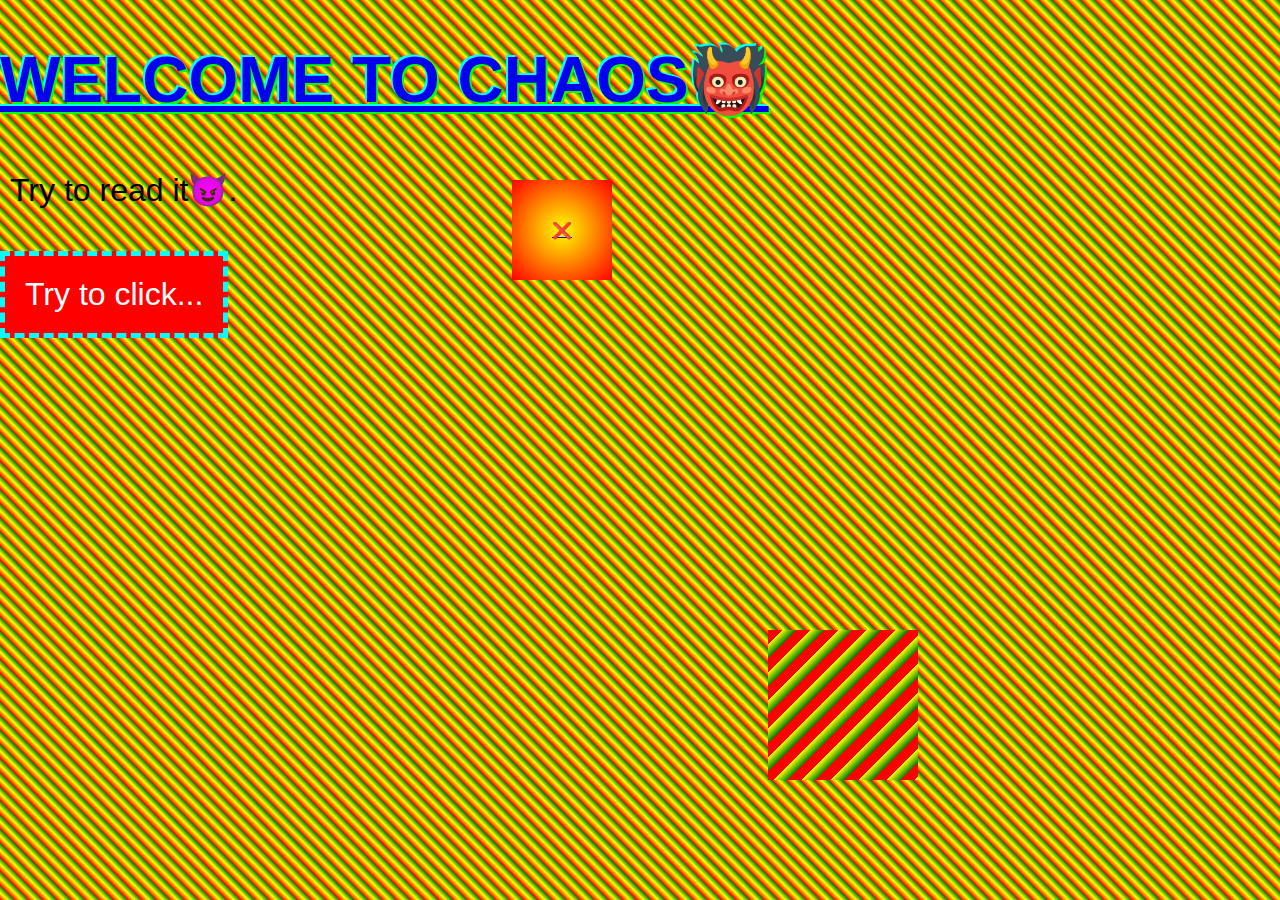
<file: index.html>
<!DOCTYPE html>
<html lang="en">
<head>
  <meta charset="UTF-8" />
  <meta name="viewport" content="width=device-width, initial-scale=1.0" />
  <title>Ugly Page Challenge</title>
  <style>
    body {
      margin: 0;
      overflow: hidden;
      background: repeating-linear-gradient(45deg, red, yellow, green 10px);
      background-size: 400% 400%;
      animation: bgShift 5s infinite linear;
      font-family: Comic Sans MS, cursive, sans-serif;
    }

    @keyframes bgShift {
      0% { background-position: 0% 50%; }
      50% { background-position: 100% 50%; }
      100% { background-position: 0% 50%; }
    }

    h1 {
      font-size: 4rem;
      color: #ff0000;
      text-shadow: 2px 2px 0 lime, -2px -2px 0 cyan;
      animation: upDown 1s infinite ease-in-out alternate;
    }

    @keyframes upDown {
    0% { transform: translateX(0); }
    50% { transform: translateX(1000px); }
    100% { transform: translateX(0); }
}

    .wiggle {
      width: 100px;
      height: 100px;
      background: radial-gradient(circle, yellow, red);
      animation: wiggle 0.3s infinite alternate;
      position: absolute;
      justify-content: center;
      align-items: center;
        display: flex;
      top: 20%;
      left: 40%;
    }

    @keyframes wiggle {
      from { transform: rotate(0deg) scale(1); }
      to { transform: rotate(50deg) scale(1.1); }
    }

    .rainbow-text {
      font-size: 2rem;
      animation: rainbow 1s linear infinite, pulseText 0.5s infinite alternate;
      transition: all 0.3s ease;
      padding: 10px;
    }

    @keyframes rainbow {
      0% { color: red; }
      20% { color: orange; }
      40% { color: yellow; }
      60% { color: green; }
      80% { color: blue; }
      100% { color: violet; }
    }

    @keyframes pulseText {
      from { transform: scale(1); }
      to { transform: scale(1.3) rotate(15deg); }
    }

    button {
      background: red;
      color: white;
      font-size: 2rem;
      padding: 20px;
      border: 5px dashed cyan;
      transition: all 0.2s ease-in-out;
      animation: rotateZoom 1s infinite ease-in-out alternate;;
    }

    button:hover {
      transform: rotate(150deg) scale(2);
      background: lime;
      color: black;
    }

    @keyframes rotateZoom {
  0% { transform: rotate(0deg) scale(1); }
  50% { transform: translateX(100px) translateY(100px) rotate(180deg) scale(1.2); }
  75% { transform: translateX(200px) translateY(200px) rotate(270deg) scale(1.5); }
  100% { transform: rotate(360deg) scale(1.5); }
}

    .crazy-box {
      width: 150px;
      height: 150px;
      position: absolute;
      top: 70%;
      left: 60%;
      background: repeating-linear-gradient(135deg, red, red 10px, yellow 10px, green 20px);
      animation: spinMove 3s linear infinite, scaleColor 2s ease-in-out infinite;
    }

    @keyframes spinMove {
      0% { transform: rotate(0deg) translateX(0); }
      100% { transform: rotate(360deg) translateX(300px) translateY(-100px); }
        50% { transform: rotate(180deg) translateX(150px) translateY(-50px); }
    }

   
  </style>
</head>
<body>
  <h1><a href ="my.html" target="_blank">WELCOME TO CHAOS👹</a></h1>
  <div class="wiggle"><a href ="my.html" target="_blank"> ❌ </a></div>
  <div class="crazy-box"></div>
  <p class="rainbow-text">Try to read it😈.</p>
  <button onclick="alert('Make it stop!')">Try to click...</button>
</body>
</html>
</file>
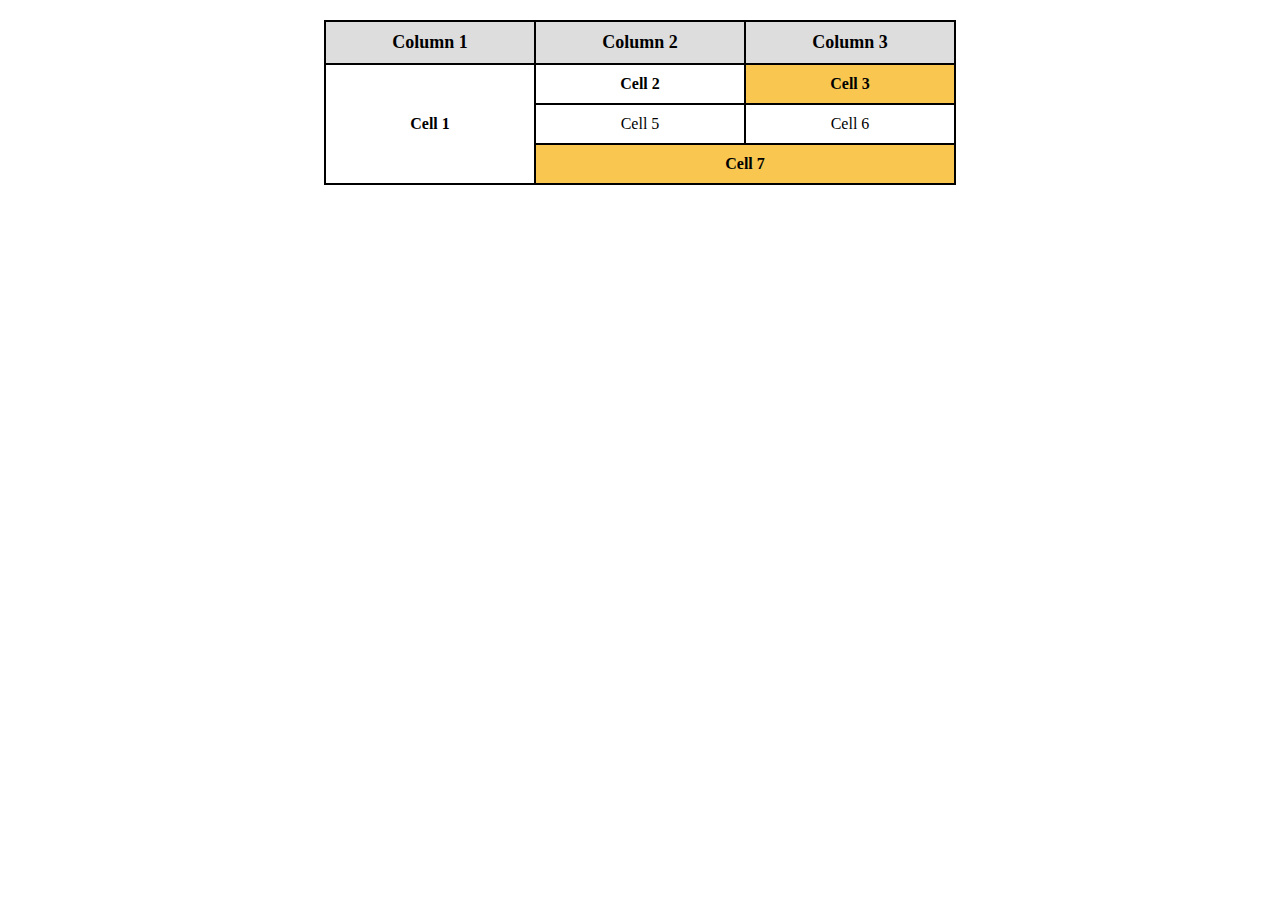
<file: classwork1.html>
<!DOCTYPE html>
<html lang="ru">
<head>
    <meta charset="UTF-8">
    <meta name="viewport" content="width=device-width, initial-scale=1.0">
    <title>Styled Table</title>
    <style>
        table {
            width: 50%;
            border-collapse: collapse;
            margin: 20px auto;
        }
        th, td {
            border: 2px solid black;
            padding: 10px;
            text-align: center;
        }
        th {
            background-color: #ddd;
            font-size: 18px;
        }
        td {
            font-size: 16px;
        }
        .bold {
            font-weight: bold;
        }
        .highlight {
            background-color: #f9c74f;
        }
    </style>
</head>
<body>

    <table>
        <tr>
            <th>Column 1</th>
            <th>Column 2</th>
            <th>Column 3</th>
        </tr>
        <tr>
            <td rowspan="3" class="bold">Cell 1</td>
            <td class="bold">Cell 2</td>
            <td class="highlight bold">Cell 3</td>
        </tr>
        <tr>
            <td>Cell 5</td>
            <td>Cell 6</td>
        </tr>
        <tr>
            <td colspan="2" class="highlight bold">Cell 7</td>
        </tr>
    </table>

</body>
</html>
</file>
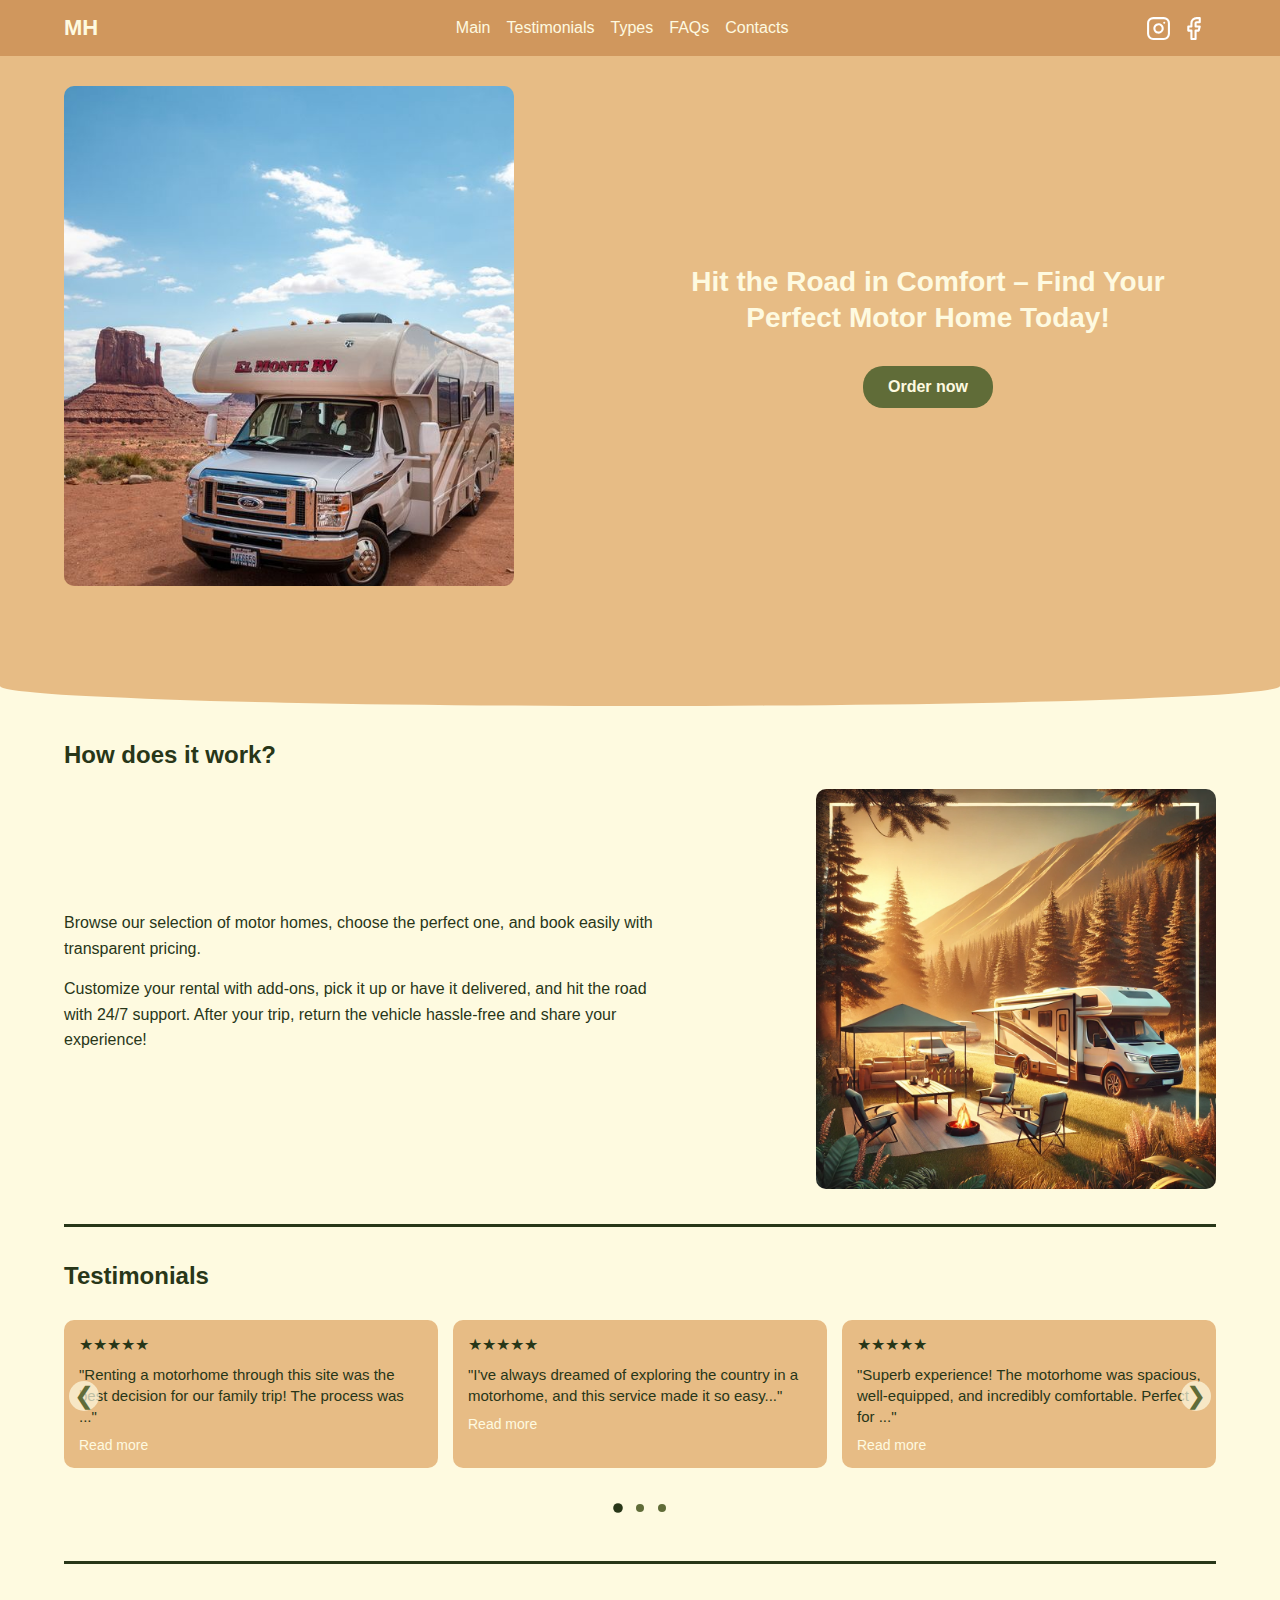
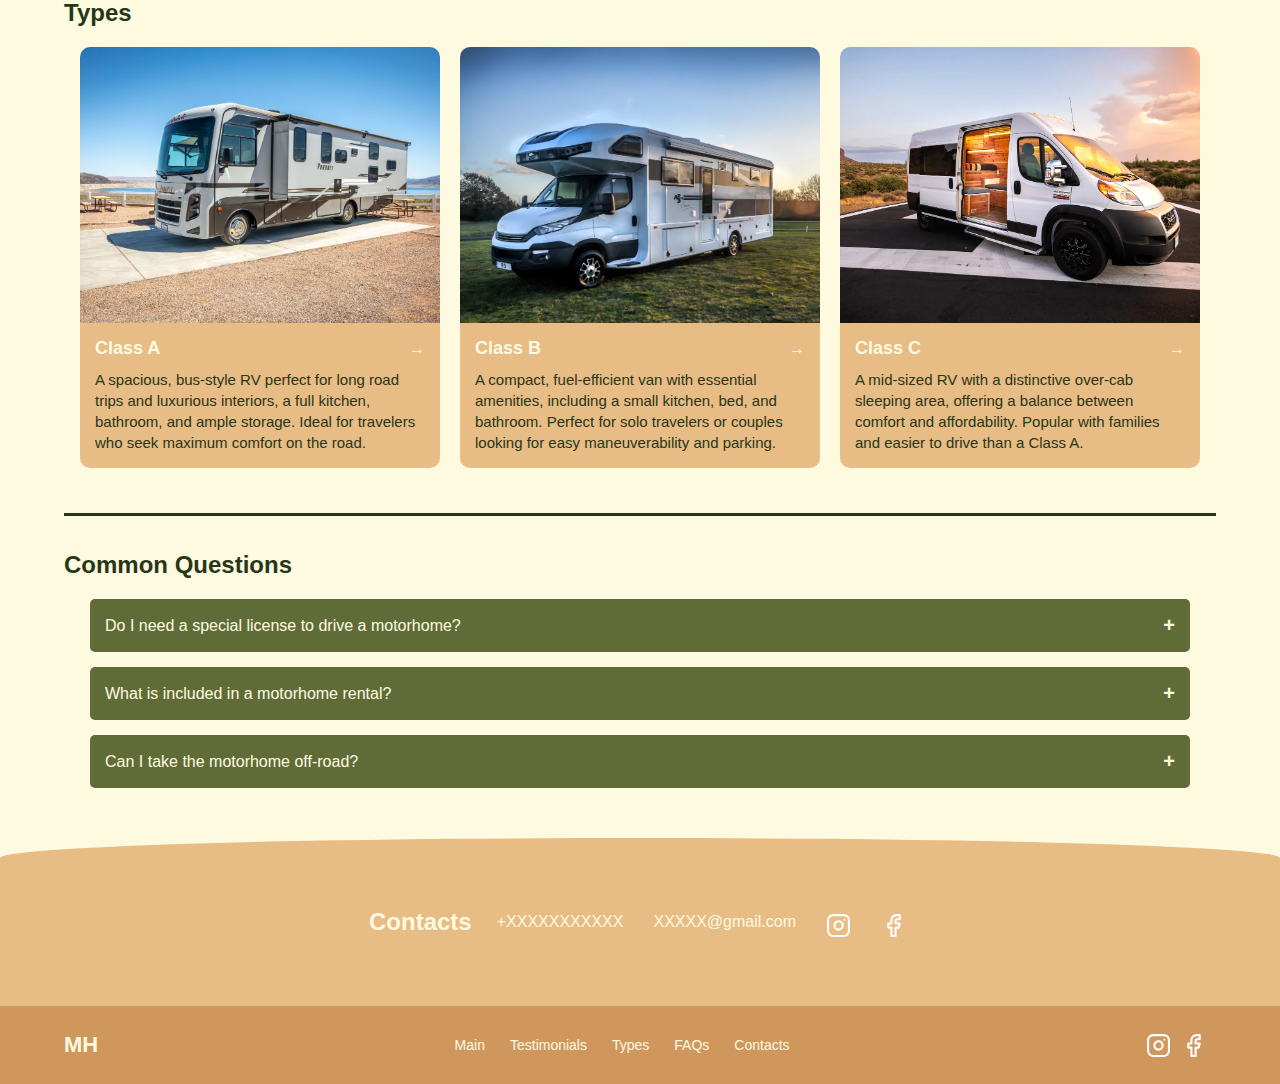
<file: Classwork2.html>
<!DOCTYPE html>
<html lang="en">
<head>
    <meta charset="UTF-8">
    <meta name="viewport" content="width=device-width, initial-scale=1.0">
    <title>Motorhomes</title>
    <style>
        * {
            margin: 0;
            padding: 0;
            box-sizing: border-box;
            font-family: Arial, sans-serif;
        }
        
        body {
            background-color: #FEFAE0;
            color: #283618; 
        }
        
        .container {
            margin: 0 auto;
            background-color: #FEFAE0;
            width: 100%;
            overflow-x: hidden;
        }
        
        img {
            max-width: 100%;
            height: auto;
            display: block;
            object-fit: cover;
        }
        
        section {
            width: 100%;
        }
        
        .divider {
            width: 90%;
            height: 3px;
            background-color: #283618;
            margin: 0 auto;
        }

        h1 {
            font-size: clamp(20px, 4vw, 28px);
            font-weight: bold;
            margin-bottom: 15px;
            line-height: 1.3;
            text-decoration: none;
        }
        
        h2 {
            font-size: clamp(18px, 3vw, 24px);
            font-weight: bold;
            margin-bottom: 20px;
            text-decoration: none;
            animation: fadeInUp 1s ease-out;
        }
        
        h3 {
            font-size: clamp(16px, 2.5vw, 20px);
            font-weight: bold;
            margin-bottom: 10px;
            text-decoration: none;
        }
        
        p {
            line-height: 1.6;
            margin-bottom: 15px;
            font-size: clamp(14px, 2vw, 16px);
            text-decoration: none;
        }

        header {
            background-color: #D0975D;
            padding: 15px 4%;
            display: flex;
            justify-content: space-between;
            align-items: center;
            text-align: center;
            animation: slideDown 0.8s ease;
            flex-wrap: wrap;
            position: relative;
        }
        
        .logo {
            font-weight: bold;
            font-size: clamp(16px, 2.5vw, 22px);
            color: #FEFAE0;
            transition: transform 0.3s ease;
            order: 1;
        }
        
        .logo:hover {
            transform: scale(1.1);
        }
        
        .mobile-menu-toggle {
            display: block;
            background: none;
            border: none;
            color: #FEFAE0;
            font-size: 24px;
            cursor: pointer;
            order: 3;
        }
        
        .social-icons {
            display: flex;
            order: 2;
        }
        
        .social-icons a {
            color: #FEFAE0;
            margin-right: 10px;
            text-decoration: none;
            font-size: clamp(14px, 2vw, 18px);
            transition: transform 0.3s ease;
        }
        
        .social-icons a:hover {
            transform: scale(1.2);
        }

        nav {
            flex-basis: 100%;
            order: 4;
            max-height: 0;
            overflow: hidden;
            transition: max-height 0.5s ease;
        }
        
        nav.active {
            max-height: 300px;
        }
        
        nav ul {
            display: flex;
            flex-direction: column;
            list-style: none;
            padding: 10px 0;
            align-items: center;
        }
        
        nav ul li {
            margin: 8px 0;
            text-decoration: none;
            width: 100%;
            text-align: center;
        }
        
        nav ul li a {
            color: #FEFAE0;
            text-decoration: none;
            font-size: clamp(12px, 1.8vw, 16px);
            white-space: nowrap;
            transition: color 0.3s ease, transform 0.3s ease;
            display: inline-block;
        }
        
        nav ul li a:hover {
            color: #283618;
            transform: translateY(-2px);
        }

        .hero {
            background-color: #E7BC85;
            padding: 20px 4% 60px;
            position: relative;
            display: flex;
            flex-direction: column;
            align-items: center;
        }
        
        .hero-image {
            width: 100%;
            max-width: 450px;
            
            order: 1;
            margin-bottom: 20px;
            object-fit: cover;
        }
        
        .hero-image img {
            width: 100%;
            max-height: 500px;
            border-radius: 10px;
            margin: 0 auto;
            object-fit: cover;
        }
        
        .hero-content {
            width: 100%;
            order: 2;
            color: #FEFAE0;
            text-align: center;
        }
        
        .cta-button {
            background-color: #606C38;
            color: #FEFAE0;
            padding: 12px 25px;
            border: none;
            border-radius: 20px;
            font-weight: bold;
            cursor: pointer;
            display: inline-block;
            text-decoration: none;
            margin-top: 15px;
            font-size: clamp(14px, 1.8vw, 16px);
            transition: background-color 0.3s ease, transform 0.3s ease, box-shadow 0.3s ease;
        }
        
        .cta-button:hover {
            background-color: #283618;
            transform: translateY(-3px);
            box-shadow: 0 5px 15px rgba(0,0,0,0.2);
        }
        
        .cta-button:active {
            transform: translateY(-1px);
        }
        
        .wave {
            bottom: 0;
            left: 0;
            width: 100%;
            height: 40px;
            background-color: #E7BC85;
            border-radius: 0 0 100% 100%;
        }
        
        .wave2 {
            bottom: 0;
            left: 0;
            width: 100%;
            height: 40px;
            background-color: #E7BC85;
            border-radius: 100% 100% 0 0;
        }
 
        .section {
            padding: 30px 4%;
        }
        
        .how-it-works {
            display: flex;
            flex-direction: column;
            align-items: center;
            gap: 20px;
        }
        
        .how-it-works-content {
            width: 100%;
            max-width: 600px;
            animation: fadeInLeft 1s ease-out;
            order: 2;
        }
        
        .how-it-works-image {
            width: 100%;
            max-width: 400px;
            order: 1;
            margin-bottom: 20px;
        }
        
        .how-it-works-image img {
            width: 100%;
            border-radius: 10px;
            margin: 0 auto;
        }

        .testimonials-container {
            position: relative;
            width: 100%;
            overflow: hidden;
        }
        
        .testimonials-slider {
            display: flex;
            overflow-x: auto;
            scroll-snap-type: x mandatory;
            scrollbar-width: none;
            -ms-overflow-style: none;
            gap: 15px;
            padding: 10px 0;
            margin-bottom: 20px;
        }
        
        .testimonials-slider::-webkit-scrollbar {
            display: none;
        }
        
        .testimonial-card {
            min-width: 250px;
            flex: 1 0 100%;
            background-color: #E7BC85;
            padding: 15px;
            border-radius: 10px;
            scroll-snap-align: start;
            transition: transform 0.3s ease, box-shadow 0.3s ease;
        }
        
        .testimonial-card:hover {
            transform: translateY(-5px);
            box-shadow: 0 8px 15px rgba(0,0,0,0.1);
        }
        
        .testimonial-stars {
            color: #283618;
            margin-bottom: 10px;
            font-size: clamp(12px, 1.8vw, 16px);
        }
        
        .testimonial-text {
            font-size: clamp(13px, 1.6vw, 15px);
            margin-bottom: 10px;
            line-height: 1.4;
        }
        
        .testimonial-read-more {
            font-size: clamp(11px, 1.4vw, 14px);
            text-decoration: none;
            color: #FEFAE0;
        }
        
        .slider-nav {
            text-align: center;
            margin: 10px 0;
        }
        
        .slider-dot {
            display: inline-block;
            width: 8px;
            height: 8px;
            background-color: #606C38;
            border-radius: 50%;
            margin: 0 5px;
            cursor: pointer;
            transition: background-color 0.3s ease, transform 0.3s ease;
        }
        
        .slider-dot.active {
            background-color: #283618;
            transform: scale(1.2);
        }
        
        .slider-dot:hover {
            background-color: #283618;
            transform: scale(1.2);
        }
        
        .slider-arrow {
            position: absolute;
            top: 40%;
            transform: translateY(-50%);
            background: none;
            border: none;
            font-size: 24px;
            color: #606C38;
            cursor: pointer;
            z-index: 10;
            background-color: rgba(254, 250, 224, 0.7);
            width: 30px;
            height: 30px;
            border-radius: 50%;
            display: flex;
            align-items: center;
            justify-content: center;
            transition: background-color 0.3s ease, color 0.3s ease;
        }
        
        .slider-arrow:hover {
            background-color: rgba(96, 108, 56, 0.8);
            color: #FEFAE0;
        }
        
        .prev-arrow {
            left: 5px;
        }
        
        .next-arrow {
            right: 5px;
        }
  
        .rv-types {
            display: flex;
            flex-wrap: wrap;
            justify-content: center;
            gap: 20px;
        }
        
        .rv-card {
            width: 100%;
            flex: 1 0 100%;
            position: relative;
            margin-bottom: 10px;
        }
        .rv-card img {
            width: 100%;
            border-radius: 10px 10px 0 0;
            height: auto;
            max-height: 276px;
            object-fit: cover;
        }
        
        .rv-card-content {
            background-color: #E7BC85;
            padding: 15px;
            border-radius: 0 0 10px 10px;
        }
        
        .rv-card-header {
            display: flex;
            justify-content: space-between;
            align-items: center;
            margin-bottom: 10px;
        }
        
        .rv-card-title {
            font-weight: bold;
            color: #FEFAE0;
            font-size: clamp(15px, 2vw, 18px);
        }
        
        .rv-card-arrow {
            color: #FEFAE0;
            text-decoration: none;
            transition: transform 0.3s ease;
        }
        
        .rv-card-arrow:hover {
            transform: translateX(5px);
        }
        
        .rv-card-description {
            font-size: clamp(13px, 1.6vw, 15px);
            line-height: 1.4;
        }

        .faq-container {
            margin-top: 20px;
            max-width: 1100px;
            margin: 0 auto;
        }
        
        .faq-item {
            background-color: #606C38;
            border-radius: 5px;
            margin-bottom: 15px;
            color: #FEFAE0;
            transition: all 0.3s ease;
        }
        
        .faq-item:hover {
            transform: translateY(-3px);
            box-shadow: 0 5px 15px rgba(0,0,0,0.1);
        }
        
        .faq-question {
            padding: 15px;
            display: flex;
            justify-content: space-between;
            align-items: center;
            cursor: pointer;
        }
        
        .faq-question span {
            font-size: clamp(14px, 1.8vw, 16px);
        }
        
        .faq-question .icon {
            font-size: 20px;
            font-weight: bold;
            transition: transform 0.3s ease;
        }
        
        .faq-item:hover .icon {
            transform: rotate(90deg);
        }
        
        .faq-answer {
            padding: 0 15px 15px;
            font-size: clamp(13px, 1.6vw, 15px);
            display: none;
            animation: fadeInDown 0.3s ease-out;
        }

        .contacts {
            background-color: #E7BC85;
            color: #FEFAE0;
            text-align: center;
            padding: 30px 5% 30px;
            position: relative;
            justify-content: center;
            display: flex;
        
        }
        
        .contact-info {
            margin-bottom: 20px;
            display: flex;
            flex-wrap: wrap;
            justify-content: center;
            display: flex;
            flex-direction: row;
            gap: 10px 20px;
        }
        
        .contacts a {
            color: #FEFAE0;
            text-decoration: none;
            padding: 5px;
            font-size: clamp(14px, 1.8vw, 16px);
            text-align: center;
            width: 100%;
            justify-content: center;

            display: flex;
            
            transition: color 0.3s ease, transform 0.3s ease;
        }
        
        .contacts a:hover {
            color: #283618;
            transform: translateY(-2px);
        }

        footer {
            background-color: #D0975D;
            padding: 15px 5%;
            display: flex;
            flex-direction: column;
            text-align: center;
            align-items: center;
            gap: 15px;
        }
        
        footer .logo {
            margin-bottom: 10px;
        }
        
        footer nav {
            max-height: none;
            margin: 10px 0;
            flex-basis: auto;
            overflow: visible;
        }
        
        footer nav ul {
            display: flex;
            flex-direction: row;
            flex-wrap: wrap;
            list-style: none;
            gap: 10px 15px;
            justify-content: center;
        }
        
        footer nav ul li {
            margin: 5px;
            width: auto;
        }
        
        footer nav ul li a {
            color: #FEFAE0;
            text-decoration: none;
            font-size: clamp(12px, 1.6vw, 14px);
        }
       
        @media screen and (min-width: 481px) {
            .section {
                padding: 35px 5%;
            }
            
            .testimonial-card {
                flex: 1 0 85%;
            }
            
            .faq-question span {
                font-size: clamp(14px, 1.8vw, 16px);
            }
        }
        
        @media screen and (min-width: 769px) {
            header {
                padding: 15px 5%;
                flex-wrap: nowrap;
            }
            
            .mobile-menu-toggle {
                display: none;
            }
            
            .logo {
                order: 0;
            }
            
            .social-icons {
                order: 0;
            }
            
            nav {
                flex-basis: auto;
                order: 0;
                max-height: none;
                overflow: visible;
                flex-grow: 1;
                text-align: center;
            }
            
            nav ul {
                flex-direction: row;
                justify-content: center;
                padding: 0;
            }
            
            nav ul li {
                margin: 0 8px;
                width: auto;
            }
            
            .hero {
                flex-direction: row;
                justify-content: space-between;
                padding: 30px 5% 80px;
            }
            
            .hero-content {
                width: 50%;
                order: 0;
            }
            
            .hero-image {
                width: 45%;
                max-width: 450px;
                order: 0;
                margin-bottom: 0;
            }
            
            .how-it-works {
                flex-direction: row;
                justify-content: space-between;
            }
            
            .how-it-works-content {
                order: 0;
                flex: 1 1 300px;
            }
            
            .how-it-works-image {
                order: 0;
                flex: 1 1 250px;
                margin-bottom: 0;
            }
            
            .testimonial-card {
                flex: 1 0 calc(33.333% - 15px);
            }
            
            .rv-card {
            width: 100%;
            max-width: 360px;
            flex: 1 1 280px;
            position: relative;
            margin-bottom: 10px;
        }
        .rv-card img {
            width: 360px;
            border-radius: 10px 10px 0 0;
            height: 276px;
            object-fit: cover;
        }
            .contacts a {
                width: auto;
                text-align: center;
            }
            
            footer {
                flex-direction: row;
                justify-content: space-between;
                text-align: left;
            }
            
            footer .logo {
                margin-bottom: 0;
            }
        }

        @keyframes fadeIn {
            from { opacity: 0; }
            to { opacity: 1; }
        }
        
        @keyframes fadeInUp {
            from {
                opacity: 0;
                transform: translateY(20px);
            }
            to {
                opacity: 1;
                transform: translateY(0);
            }
        }
        
        @keyframes fadeInDown {
            from {
                opacity: 0;
                transform: translateY(-20px);
            }
            to {
                opacity: 1;
                transform: translateY(0);
            }
        }
        
        @keyframes fadeInLeft {
            from {
                opacity: 0;
                transform: translateX(-30px);
            }
            to {
                opacity: 1;
                transform: translateX(0);
            }
        }
        
        @keyframes fadeInRight {
            from {
                opacity: 0;
                transform: translateX(30px);
            }
            to {
                opacity: 1;
                transform: translateX(0);
            }
        }
        
        @keyframes slideDown {
            from {
                transform: translateY(-100%);
            }
            to {
                transform: translateY(0);
            }
        }
    </style>
</head>
<body>
    <div class="container">
        <header>
            <div class="logo">MH</div>
            <button class="mobile-menu-toggle" aria-label="Toggle menu">☰</button>
            <nav>
                <ul>
                    <li><a href="#">Main</a></li>
                    <li><a href="#testimonials">Testimonials</a></li>
                    <li><a href="#types">Types</a></li>
                    <li><a href="#faq">FAQs</a></li>
                    <li><a href="#contacts">Contacts</a></li>
                </ul>
            </nav>
            <div class="social-icons">
                <a href="#" aria-label="Instagram"><i class="fab fa-instagram"><img src="Instagram.svg" width="25" height="25"></i></a>
                <a href="#" aria-label="Facebook"><i class="fab fa-facebook"><img src="Facebook.svg" width="25" height="25"></i></a>
            </div>
        </header>
        
        <section class="hero">
            <div class="hero-image">
                <img src="hero-image.jpg" alt="Motorhome on the road">
            </div>
            <div class="hero-content">
                <h1>Hit the Road in Comfort – Find Your Perfect Motor Home Today!</h1>
                <a href="#" class="cta-button">Order now</a>
            </div>
            
        </section>
        <div class="wave"></div>

        <section class="section" id="how-it-works">
            <h2>How does it work?</h2>
            <div class="how-it-works">
                <div class="how-it-works-content">
                    <p>Browse our selection of motor homes, choose the perfect one, and book easily with transparent pricing.</p>
                    <p>Customize your rental with add-ons, pick it up or have it delivered, and hit the road with 24/7 support. After your trip, return the vehicle hassle-free and share your experience!</p>
                </div>
                <div class="how-it-works-image">
                    <img src="how-it-works.jpg" alt="Motorhome rental process">
                </div>
            </div>
        </section>
        
        <div class="divider"></div>
  
        <section class="section" id="testimonials">
            <h2>Testimonials</h2>
            
            <div class="testimonials-container">
                
                <div class="testimonials-slider">
                    
                    <div class="testimonial-card">
                        
                        <div class="testimonial-stars">★★★★★</div>
                        <div class="testimonial-text">"Renting a motorhome through this site was the best decision for our family trip! The process was ..."</div>
                        <div class="testimonial-read-more"><a href="#" style="text-decoration: none; color:#FEFAE0">Read more</a></div>
                    </div>
                    <div class="testimonial-card">
                        <div class="testimonial-stars">★★★★★</div>
                        <div class="testimonial-text">"I've always dreamed of exploring the country in a motorhome, and this service made it so easy..."</div>
                        <div class="testimonial-read-more"><a href="#" style="text-decoration: none; color:#FEFAE0">Read more</a></div>
                    </div>
                    <div class="testimonial-card">
                        <div class="testimonial-stars">★★★★★</div>
                        <div class="testimonial-text">"Superb experience! The motorhome was spacious, well-equipped, and incredibly comfortable. Perfect for ..."</div>
                        <div class="testimonial-read-more"><a href="#" style="text-decoration: none; color:#FEFAE0">Read more</a></div>
                    </div>
                </div>
                <button class="slider-arrow prev-arrow" aria-label="Previous testimonial">❮</button>
                <button class="slider-arrow next-arrow" aria-label="Next testimonial">❯</button>
                <div class="slider-nav">
                    <span class="slider-dot active" data-index="0"></span>
                    <span class="slider-dot" data-index="1"></span>
                    <span class="slider-dot" data-index="2"></span>
                </div>
            </div>
            
        </section>
        
        <div class="divider"></div>

        <section class="section" id="types">
            <h2>Types</h2>
            <div class="rv-types">
                <div class="rv-card">
                    <img src="class-a.jpg" alt="Class A Motorhome">
                    <div class="rv-card-content">
                        <div class="rv-card-header">
                            <div class="rv-card-title">Class A</div>
                            <div class="rv-card-arrow"><a href="#" style="text-decoration: none; color:#FEFAE0">→</a></div>
                        </div>
                        <div class="rv-card-description">
                            A spacious, bus-style RV perfect for long road trips and luxurious interiors, a full kitchen, bathroom, and ample storage. Ideal for travelers who seek maximum comfort on the road.
                        </div>
                    </div>
                </div>
                <div class="rv-card">
                    <img src="class-b.jpg" alt="Class B Motorhome">
                    <div class="rv-card-content">
                        <div class="rv-card-header">
                            <div class="rv-card-title">Class B</div>
                            <div class="rv-card-arrow"><a href="#" style="text-decoration: none; color:#FEFAE0">→</a></div>
                        </div>
                        <div class="rv-card-description">
                            A compact, fuel-efficient van with essential amenities, including a small kitchen, bed, and bathroom. Perfect for solo travelers or couples looking for easy maneuverability and parking.
                        </div>
                    </div>
                </div>
                <div class="rv-card">
                    <img src="class-c.jpg" alt="Class C Motorhome">
                    <div class="rv-card-content">
                        <div class="rv-card-header">
                            <div class="rv-card-title">Class C</div>
                            <div class="rv-card-arrow"><a href="#" style="text-decoration: none; color:#FEFAE0">→</a></div>
                        </div>
                        <div class="rv-card-description">
                            A mid-sized RV with a distinctive over-cab sleeping area, offering a balance between comfort and affordability. Popular with families and easier to drive than a Class A.
                        </div>
                    </div>
                </div>
            </div>
        </section>
        
        <div class="divider"></div>

        <section class="section" id="faq">
            <h2>Common Questions</h2>
            <div class="faq-container">
                <div class="faq-item">
                    <div class="faq-question">
                        <span>Do I need a special license to drive a motorhome?</span>
                        <span class="icon">+</span>
                    </div>
                    <div class="faq-answer">
                        <p>In most cases, a standard driver's license is sufficient for motorhomes under 26,000 pounds. However, regulations vary by location and vehicle size. We'll help you understand the specific requirements for your rental.</p>
                    </div>
                </div>
                <div class="faq-item">
                    <div class="faq-question">
                        <span>What is included in a motorhome rental?</span>
                        <span class="icon">+</span>
                    </div>
                    <div class="faq-answer">
                        <p>Our standard rentals include kitchen equipment, bedding, basic cleaning supplies, and essential living items. Additional packages with camping gear, outdoor furniture, and premium amenities are available as add-ons.</p>
                    </div>
                </div>
                <div class="faq-item">
                    <div class="faq-question">
                        <span>Can I take the motorhome off-road?</span>
                        <span class="icon">+</span>
                    </div>
                    <div class="faq-answer">
                        <p>Most motorhomes are designed for paved roads and established campgrounds. Off-road use may void insurance coverage and potentially damage the vehicle. Some specialized models may be available for light off-road use - please inquire about these options.</p>
                    </div>
                </div>
            </div>
        </section>
        <div class="wave2"></div>

        <section class="contacts" id="contacts">
            
            <div class="contact-info">
                <h2>Contacts</h2>
                <a href="tel:+XXXXXXXXXXX">+XXXXXXXXXXX</a>
                <a href="mailto:XXXXX@gmail.com">XXXXX@gmail.com</a>
                <a href="#" aria-label="Instagram"><i class="fab fa-instagram"><img src="Instagram.svg" width="25" height="25"></i></a>
                <a href="#" aria-label="Facebook"><i class="fab fa-facebook"><img src="Facebook.svg" width="25" height="25"></i></a>
            </div>
           
        </section>

        <footer>
            <div class="logo">MH</div>
            <nav>
                <ul>
                    <li><a href="#">Main</a></li>
                    <li><a href="#testimonials">Testimonials</a></li>
                    <li><a href="#types">Types</a></li>
                    <li><a href="#faq">FAQs</a></li>
                    <li><a href="#contacts">Contacts</a></li>
                </ul>
            </nav>
            <div class="social-icons">
                <a href="#" aria-label="Instagram"><i class="fab fa-instagram"><img src="Instagram.svg" width="25" height="25"></i></a>
                <a href="#" aria-label="Facebook"><i class="fab fa-facebook"><img src="Facebook.svg" width="25" height="25"></i></a>
            </div>
        </footer>
    </div>

    <script>
  
        document.querySelectorAll('.faq-question').forEach(question => {
            question.addEventListener('click', () => {
                const answer = question.nextElementSibling;
                const icon = question.querySelector('.icon');
                const isOpen = answer.style.display === 'block';

                document.querySelectorAll('.faq-answer').forEach(a => {
                    a.style.display = 'none';
                });
                
                document.querySelectorAll('.faq-question .icon').forEach(i => {
                    i.textContent = '+';
                });

                if (!isOpen) {
                    answer.style.display = 'block';
                    icon.textContent = '-';
                }
            });
        });
    
    </script>
    </body>
</html>
</file>
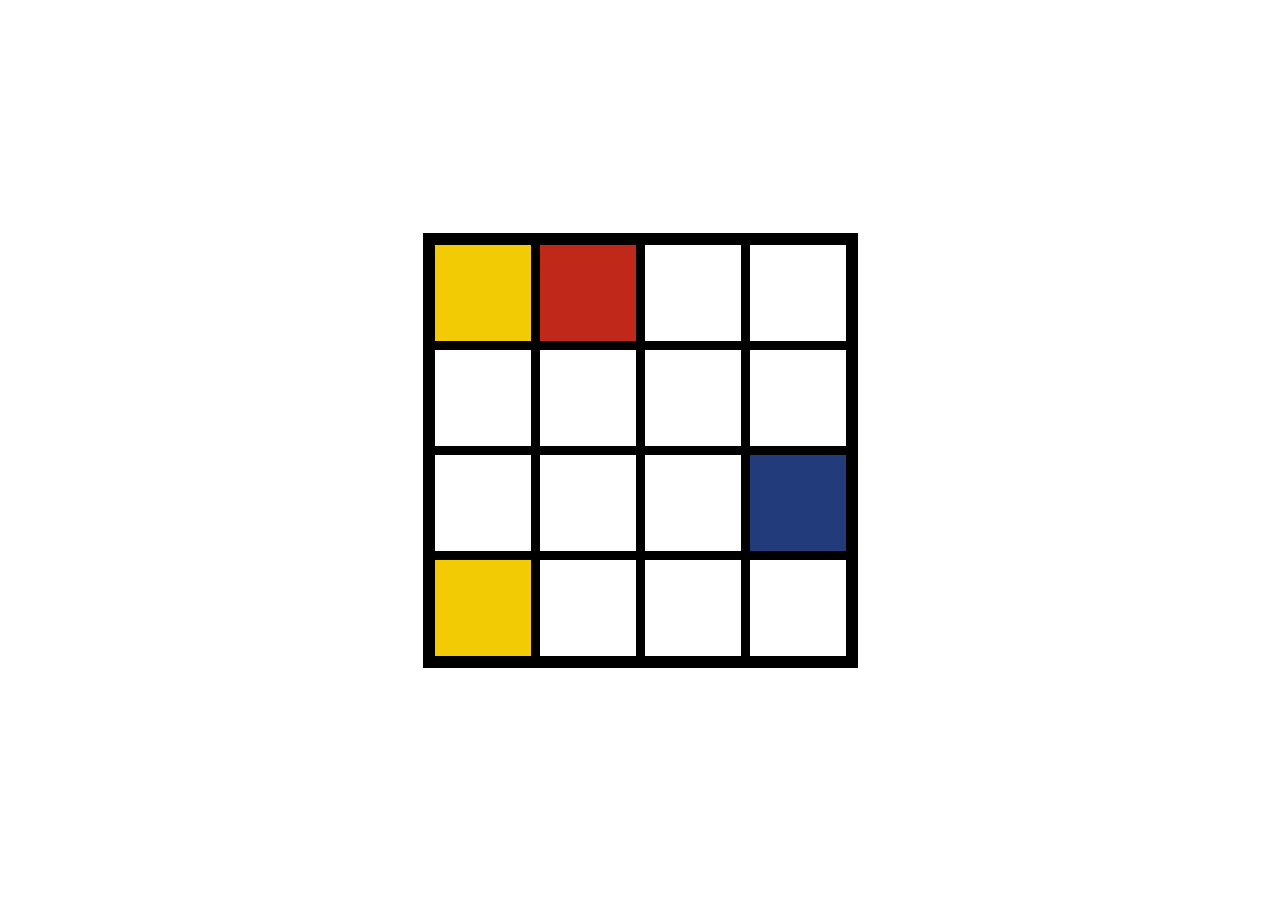
<file: grid.html>
<!DOCTYPE html>
<html lang="en">
<head>
  <meta charset="UTF-8" />
  <meta name="viewport" content="width=device-width, initial-scale=1.0"/>
  <title>Mondrian Grid</title>
  <link rel="stylesheet" href="style.css">
</head>
<body>
  <div class="grid">
    <div class="cell yellow"></div>
    <div class="cell red"></div>
    <div class="cell white"></div>
    <div class="cell white"></div>
    <div class="cell white"></div>
    <div class="cell white"></div>
    <div class="cell white"></div>
    <div class="cell white"></div>
    <div class="cell white"></div>
    <div class="cell white"></div>
    <div class="cell white"></div>
    <div class="cell blue"></div>
    <div class="cell yellow"></div>
    <div class="cell white"></div>
    <div class="cell white"></div>
    <div class="cell white"></div>
  </div>
</body>
</html>
</file>
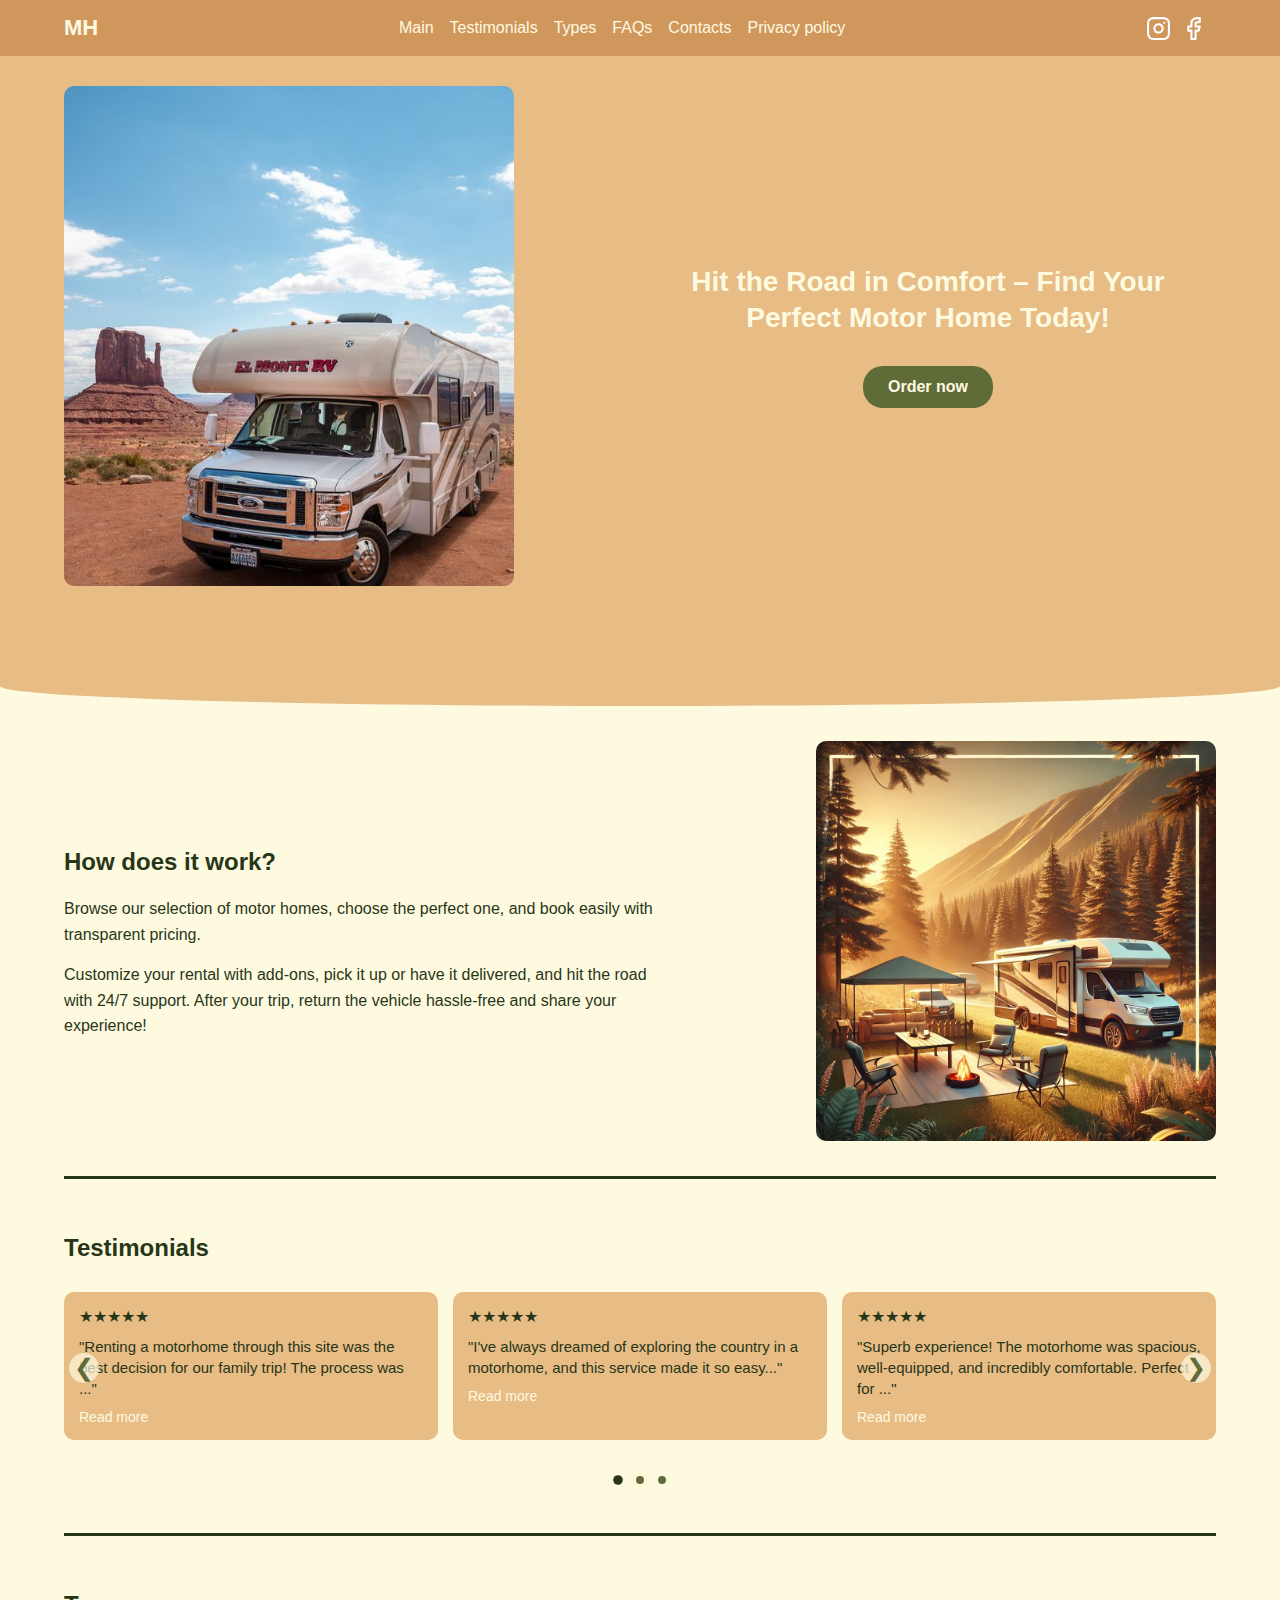
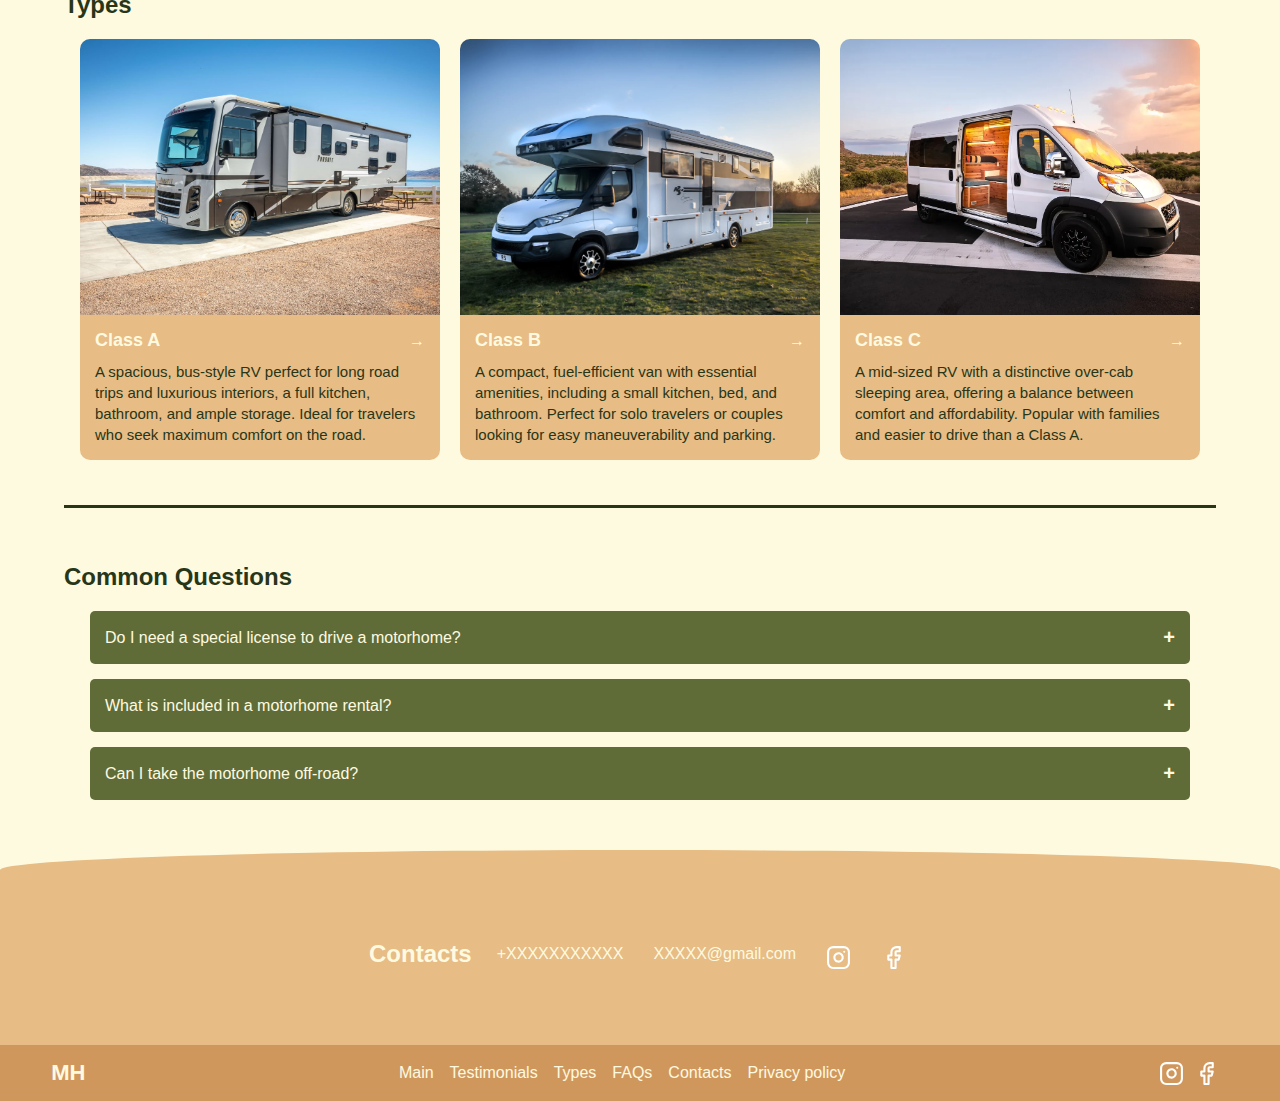
<file: my.html>
<!DOCTYPE html>
<html lang="en">
<head>
    <meta charset="UTF-8">
    <meta name="viewport" content="width=device-width, initial-scale=1.0">
    <title>Motorhomes</title>
    <link rel="stylesheet" href="./scss/styles.css">
</head>
<body>
    <div class="container">
        <header>
            <div class="logo">MH</div>
            <button class="mobile-menu-toggle" aria-label="Toggle menu">☰</button>
            <nav>
                <ul>
                    <li><a href="#">Main</a></li>
                    <li><a href="#testimonials">Testimonials</a></li>
                    <li><a href="#types">Types</a></li>
                    <li><a href="#faq">FAQs</a></li>
                    <li><a href="#contacts">Contacts</a></li>
                    <li><a href="policy.html"target=_blank>Privacy policy</a></li>
                </ul>
            </nav>
            <div class="social-icons">
                <a href="#" aria-label="Instagram"><i class="fab fa-instagram"><img src="Instagram.svg" width="25" height="25"></i></a>
                <a href="#" aria-label="Facebook"><i class="fab fa-facebook"><img src="Facebook.svg" width="25" height="25"></i></a>
            </div>
        </header>
        
        <section class="hero">
            <div class="hero-image">
                <img src="hero-image.jpg" alt="Motorhome on the road">
            </div>
            <div class="hero-content">
                <h1>Hit the Road in Comfort – Find Your Perfect Motor Home Today!</h1>
                <a href="#" class="cta-button">Order now</a>
            </div>
            
        </section>
        <div class="wave"></div>

        <section class="section" id="how-it-works">
            
            <div class="how-it-works">
                <div class="how-it-works-content">
                    <h2>How does it work?</h2>
                    <p>Browse our selection of motor homes, choose the perfect one, and book easily with transparent pricing.</p>
                    <p>Customize your rental with add-ons, pick it up or have it delivered, and hit the road with 24/7 support. After your trip, return the vehicle hassle-free and share your experience!</p>
                </div>
                <div class="how-it-works-image">
                    <img src="how-it-works.jpg" alt="Motorhome rental process">
                </div>
            </div>
        </section>
        
        <div class="divider"></div>
  
        <section class="section" id="testimonials">
            <h2>Testimonials</h2>
            
            <div class="testimonials-container">
                
                <div class="testimonials-slider">
                    
                    <div class="testimonial-card">
                        
                        <div class="testimonial-stars">★★★★★</div>
                        <div class="testimonial-text">"Renting a motorhome through this site was the best decision for our family trip! The process was ..."</div>
                        <div class="testimonial-read-more"><a href="#" style="text-decoration: none; color:#FEFAE0">Read more</a></div>
                    </div>
                    <div class="testimonial-card">
                        <div class="testimonial-stars">★★★★★</div>
                        <div class="testimonial-text">"I've always dreamed of exploring the country in a motorhome, and this service made it so easy..."</div>
                        <div class="testimonial-read-more"><a href="#" style="text-decoration: none; color:#FEFAE0">Read more</a></div>
                    </div>
                    <div class="testimonial-card">
                        <div class="testimonial-stars">★★★★★</div>
                        <div class="testimonial-text">"Superb experience! The motorhome was spacious, well-equipped, and incredibly comfortable. Perfect for ..."</div>
                        <div class="testimonial-read-more"><a href="#" style="text-decoration: none; color:#FEFAE0">Read more</a></div>
                    </div>
                </div>
                <button class="slider-arrow prev-arrow" aria-label="Previous testimonial">❮</button>
                <button class="slider-arrow next-arrow" aria-label="Next testimonial">❯</button>
                <div class="slider-nav">
                    <span class="slider-dot active" data-index="0"></span>
                    <span class="slider-dot" data-index="1"></span>
                    <span class="slider-dot" data-index="2"></span>
                </div>
            </div>
            
        </section>
        
        <div class="divider"></div>

        <section class="section" id="types">
            <h2>Types</h2>
            <div class="rv-types">
                <div class="rv-card">
                    <img src="class-a.jpg" alt="Class A Motorhome">
                    <div class="rv-card-content">
                        <div class="rv-card-header">
                            <div class="rv-card-title">Class A</div>
                            <div class="rv-card-arrow"><a href="types2.html" target=_blank style="text-decoration: none; color:#FEFAE0">→</a></div>
                        </div>
                        <div class="rv-card-description">
                            A spacious, bus-style RV perfect for long road trips and luxurious interiors, a full kitchen, bathroom, and ample storage. Ideal for travelers who seek maximum comfort on the road.
                        </div>
                    </div>
                </div>
                <div class="rv-card">
                    <img src="class-b.jpg" alt="Class B Motorhome">
                    <div class="rv-card-content">
                        <div class="rv-card-header">
                            <div class="rv-card-title">Class B</div>
                            <div class="rv-card-arrow"><a href="types2.html" target=_blank style="text-decoration: none; color:#FEFAE0">→</a></div>
                        </div>
                        <div class="rv-card-description">
                            A compact, fuel-efficient van with essential amenities, including a small kitchen, bed, and bathroom. Perfect for solo travelers or couples looking for easy maneuverability and parking.
                        </div>
                    </div>
                </div>
                <div class="rv-card">
                    <img src="class-c.jpg" alt="Class C Motorhome">
                    <div class="rv-card-content">
                        <div class="rv-card-header">
                            <div class="rv-card-title">Class C</div>
                            <div class="rv-card-arrow"><a href="types2.html" target=_blank style="text-decoration: none; color:#FEFAE0">→</a></div>
                        </div>
                        <div class="rv-card-description">
                            A mid-sized RV with a distinctive over-cab sleeping area, offering a balance between comfort and affordability. Popular with families and easier to drive than a Class A.
                        </div>
                    </div>
                </div>
            </div>
        </section>
        
        <div class="divider"></div>

        <section class="section" id="faq">
            <h2>Common Questions</h2>
            <div class="faq-container">
                <div class="faq-item">
                    <div class="faq-question">
                        <span>Do I need a special license to drive a motorhome?</span>
                        <span class="icon">+</span>
                    </div>
                    <div class="faq-answer">
                        <p>In most cases, a standard driver's license is sufficient for motorhomes under 26,000 pounds. However, regulations vary by location and vehicle size. We'll help you understand the specific requirements for your rental.</p>
                    </div>
                </div>
                <div class="faq-item">
                    <div class="faq-question">
                        <span>What is included in a motorhome rental?</span>
                        <span class="icon">+</span>
                    </div>
                    <div class="faq-answer">
                        <p>Our standard rentals include kitchen equipment, bedding, basic cleaning supplies, and essential living items. Additional packages with camping gear, outdoor furniture, and premium amenities are available as add-ons.</p>
                    </div>
                </div>
                <div class="faq-item">
                    <div class="faq-question">
                        <span>Can I take the motorhome off-road?</span>
                        <span class="icon">+</span>
                    </div>
                    <div class="faq-answer">
                        <p>Most motorhomes are designed for paved roads and established campgrounds. Off-road use may void insurance coverage and potentially damage the vehicle. Some specialized models may be available for light off-road use - please inquire about these options.</p>
                    </div>
                </div>
            </div>
        </section>
        <div class="wave2"></div>

        <section class="contacts" id="contacts">
            
            <div class="contacts-info">
                <h2>Contacts</h2>
                <a href="tel:+XXXXXXXXXXX">+XXXXXXXXXXX</a>
                <a href="mailto:XXXXX@gmail.com">XXXXX@gmail.com</a>
                <a href="#" aria-label="Instagram"><i class="fab fa-instagram"><img src="Instagram.svg" width="25" height="25"></i></a>
                <a href="#" aria-label="Facebook"><i class="fab fa-facebook"><img src="Facebook.svg" width="25" height="25"></i></a>
            </div>
           
        </section>

        <footer>
            <div class="logo">MH</div>
            <nav>
                <ul>
                    <li><a href="#">Main</a></li>
                    <li><a href="#testimonials">Testimonials</a></li>
                    <li><a href="#types">Types</a></li>
                    <li><a href="#faq">FAQs</a></li>
                    <li><a href="#contacts">Contacts</a></li>
                    <li><a href="policy.html" target=_blank >Privacy policy</a></li>
                </ul>
            </nav>
            <div class="social-icons">
                <a href="#" aria-label="Instagram"><i class="fab fa-instagram"><img src="Instagram.svg" width="25" height="25"></i></a>
                <a href="#" aria-label="Facebook"><i class="fab fa-facebook"><img src="Facebook.svg" width="25" height="25"></i></a>
            </div>
        </footer>
    </div>

    <script>
  
        document.querySelectorAll('.faq-question').forEach(question => {
            question.addEventListener('click', () => {
                const answer = question.nextElementSibling;
                const icon = question.querySelector('.icon');
                const isOpen = answer.style.display === 'block';

                document.querySelectorAll('.faq-answer').forEach(a => {
                    a.style.display = 'none';
                });
                
                document.querySelectorAll('.faq-question .icon').forEach(i => {
                    i.textContent = '+';
                });

                if (!isOpen) {
                    answer.style.display = 'block';
                    icon.textContent = '-';
                }
            });
        });
    
    </script>
    </body>
</html>
</file>
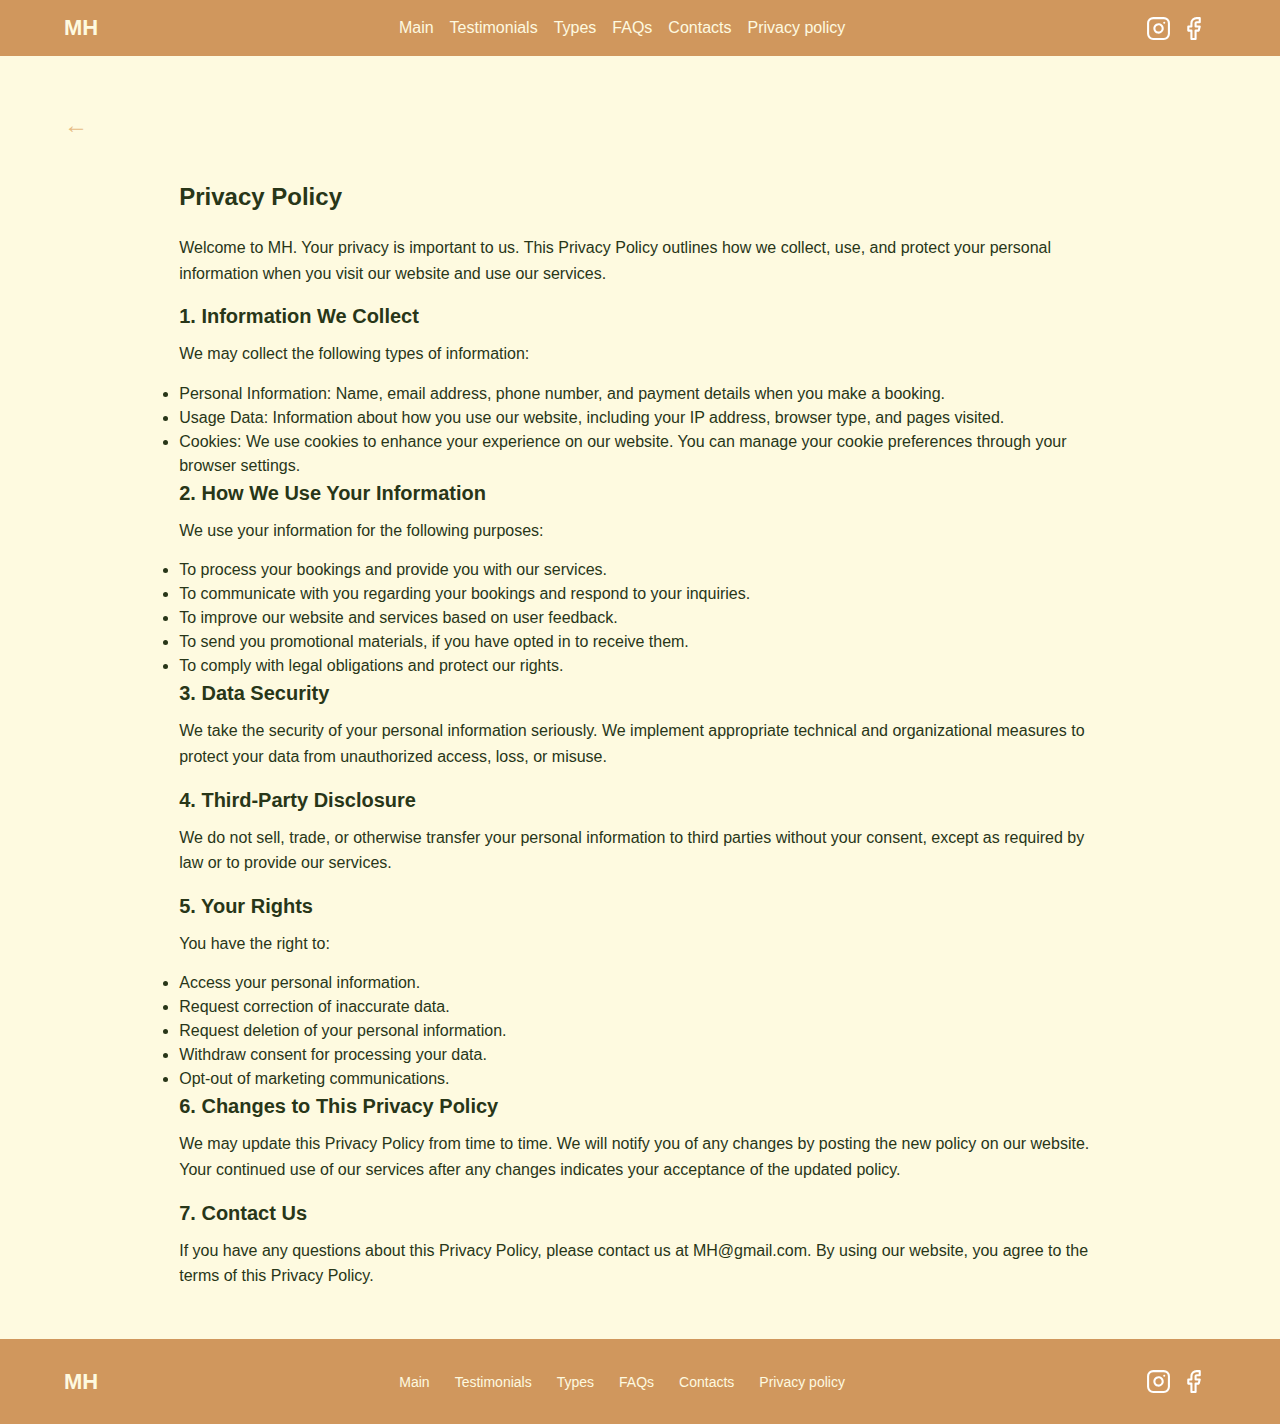
<file: policy.html>
<!DOCTYPE html>
<html lang="en">
<head>
    <meta charset="UTF-8">
    <meta name="viewport" content="width=device-width, initial-scale=1.0">
    <title>Motorhomes</title>
    <link rel="stylesheet" href="stylesM.css">
</head>
<body>
    <div class="container">
        <header>
            <div class="logo">MH</div>
            <button class="mobile-menu-toggle" aria-label="Toggle menu">☰</button>
            <nav>
                <ul>
                    <li><a href="my.html">Main</a></li>
                    <li><a href="my.html" >Testimonials</a></li>
                    <li><a href="my.html">Types</a></li>
                    <li><a href="my.html">FAQs</a></li>
                    <li><a href="my.html">Contacts</a></li>
                    <li><a href="policy.html">Privacy policy</a></li>
                </ul>
            </nav>
            <div class="social-icons">
                <a href="#" aria-label="Instagram"><i class="fab fa-instagram"><img src="Instagram.svg" width="25" height="25"></i></a>
                <a href="#" aria-label="Facebook"><i class="fab fa-facebook"><img src="Facebook.svg" width="25" height="25"></i></a>
            </div>
        </header>

        <section class="section" id="how-it-works2">
            <h2 class="section-title"><a href="my.html" style="text-decoration: none; color:#E7BC85">←</a></h2>
           
            <div class="how-it-works2">
                <div class="how-it-works-content2">
                    <h2>Privacy Policy</h2>
                    <p>Welcome to MH. Your privacy is important to us. This Privacy Policy outlines how we collect, use, and protect your personal information when you visit our website and use our services.</p>
                    <h3>1. Information We Collect</h3>
                    <p>We may collect the following types of information:</p>
                    <ul>
                        <li>Personal Information: Name, email address, phone number, and payment details when you make a booking.</li>
                        <li>Usage Data: Information about how you use our website, including your IP address, browser type, and pages visited.</li>
                        <li>Cookies: We use cookies to enhance your experience on our website. You can manage your cookie preferences through your browser settings.</li>
                    </ul>
                    <h3>2. How We Use Your Information</h3>
                    <p>We use your information for the following purposes:</p>
                    <ul>
                        <li>To process your bookings and provide you with our services.</li>
                        <li>To communicate with you regarding your bookings and respond to your inquiries.</li>
                        <li>To improve our website and services based on user feedback.</li>
                        <li>To send you promotional materials, if you have opted in to receive them.</li>
                        <li>To comply with legal obligations and protect our rights.</li>
                    </ul>
                    <h3>3. Data Security</h3>
                    <p>We take the security of your personal information seriously. We implement appropriate technical and organizational measures to protect your data from unauthorized access, loss, or misuse.</p>
                    <h3>4. Third-Party Disclosure</h3>              
                    <p>We do not sell, trade, or otherwise transfer your personal information to third parties without your consent, except as required by law or to provide our services.</p>
                    <h3>5. Your Rights</h3>
                    <p>You have the right to:</p>
                    <ul>
                        <li>Access your personal information.</li>
                        <li>Request correction of inaccurate data.</li>
                        <li>Request deletion of your personal information.</li>
                        <li>Withdraw consent for processing your data.</li>
                        <li>Opt-out of marketing communications.</li>
                    </ul>   
                    <h3>6. Changes to This Privacy Policy</h3>  
                    <p>We may update this Privacy Policy from time to time. We will notify you of any changes by posting the new policy on our website. Your continued use of our services after any changes indicates your acceptance of the updated policy.</p>
                    <h3>7. Contact Us</h3>
                    <p>If you have any questions about this Privacy Policy, please contact us at MH@gmail.com.
                        By using our website, you agree to the terms of this Privacy Policy.</p>


        
        </div>
    </div>
        </section>

        <footer>
            <div class="logo">MH</div>
            <nav>
                <ul>
                    <li><a href="my.html">Main</a></li>
                    <li><a href="my.html" >Testimonials</a></li>
                    <li><a href="my.html">Types</a></li>
                    <li><a href="my.html">FAQs</a></li>
                    <li><a href="my.html">Contacts</a></li>
                    <li><a href="policy.html">Privacy policy</a></li>
                </ul>
            </nav>
            <div class="social-icons">
                <a href="#" aria-label="Instagram"><i class="fab fa-instagram"><img src="Instagram.svg" width="25" height="25"></i></a>
                <a href="#" aria-label="Facebook"><i class="fab fa-facebook"><img src="Facebook.svg" width="25" height="25"></i></a>
            </div>
        </footer>
</file>
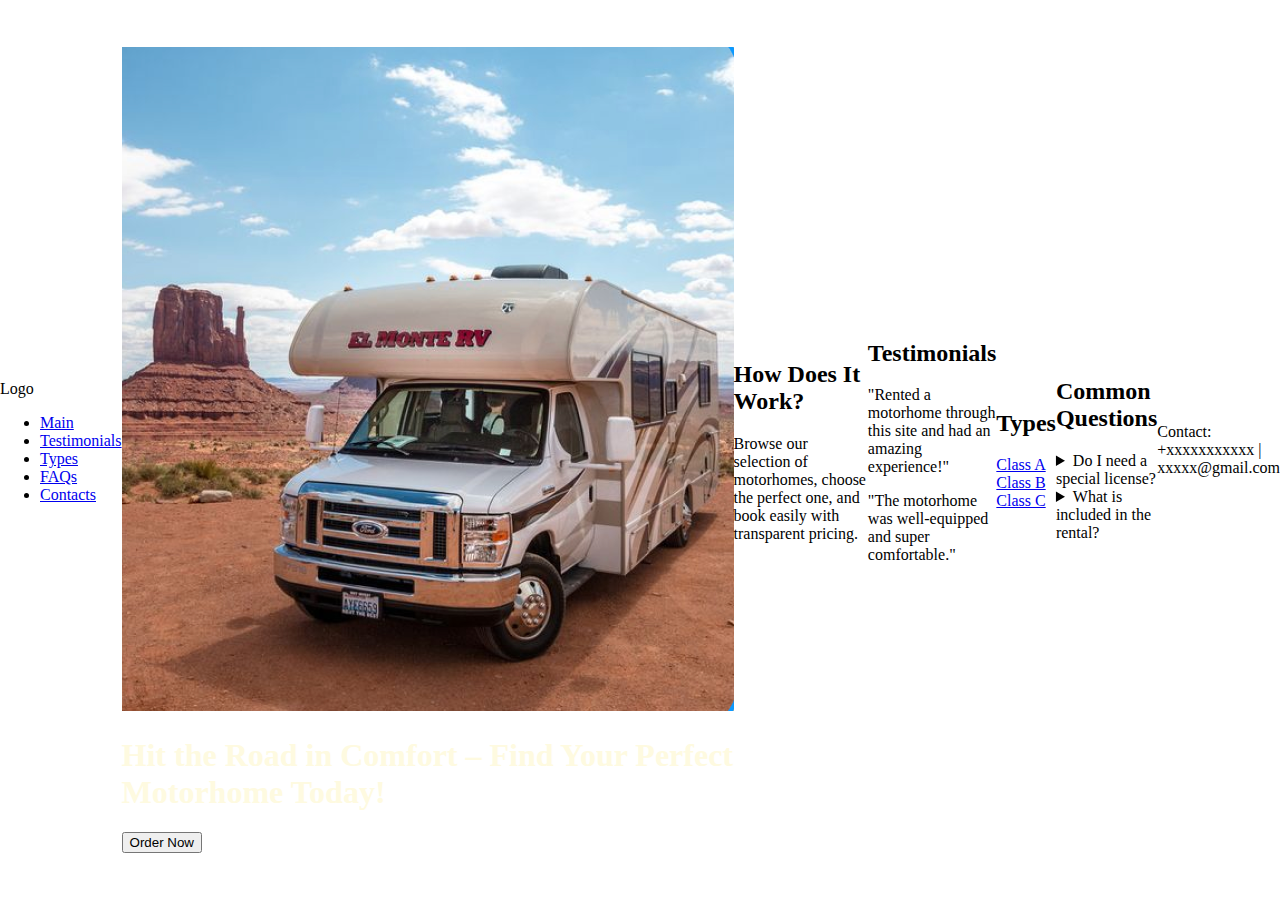
<file: Project6_Part3.html>
<!DOCTYPE html>
<html lang="en">
<head>
    <meta charset="UTF-8">
    <meta name="viewport" content="width=device-width, initial-scale=1.0">
    <title>Motorhome Rentals</title>
    
    <link rel="stylesheet" href="style.css">
</head>
<body>

    <header>
        <div class="logo">Logo</div>
        <nav>
            <ul>
                <li><a href="#">Main</a></li>
                <li><a href="#">Testimonials</a></li>
                <li><a href="#">Types</a></li>
                <li><a href="#">FAQs</a></li>
                <li><a href="#">Contacts</a></li>
            </ul>
        </nav>
    </header>

    <section class="hero">
        <div class="hero-image">
            <img src="motorhome.jpg" alt="Motorhome">
        </div>
        <div class="hero-text">
            <h1 style="color: #FEFAE0">Hit the Road in Comfort – Find Your Perfect Motorhome Today!</h1>
            <button class = "btn">Order Now</button>
        </div>
       
    </section>

    <section class="features">
        <h2>How Does It Work?</h2>
        <p>Browse our selection of motorhomes, choose the perfect one, and book easily with transparent pricing.</p>
    </section>

    <section class="testimonials">
        <h2>Testimonials</h2>
        <div class="testimonial-box">
            <p>"Rented a motorhome through this site and had an amazing experience!"</p>
        </div>
        <div class="testimonial-box">
            <p>"The motorhome was well-equipped and super comfortable."</p>
        </div>
    </section>

    <section class="types">
        <h2>Types</h2>
        <div class="type-box"><a href="#">Class A</a></div>
        <div class="type-box"><a href="#">Class B</a></div>
        <div class="type-box"><a href="#">Class C</a></div>
    </section>

    <section class="faq">
        <h2>Common Questions</h2>
        <details>
            <summary>Do I need a special license?</summary>
            <p>No, a regular driver’s license is sufficient.</p>
        </details>
        <details>
            <summary>What is included in the rental?</summary>
            <p>Basic amenities like kitchenware, bedding, and insurance.</p>
        </details>
    </section>

    <footer>
        <p>Contact: +xxxxxxxxxxx | xxxxx@gmail.com</p>
        <a href="mailto:xxxxx@gmail.com"></a>
    </footer>

</body>
</html>
</file>
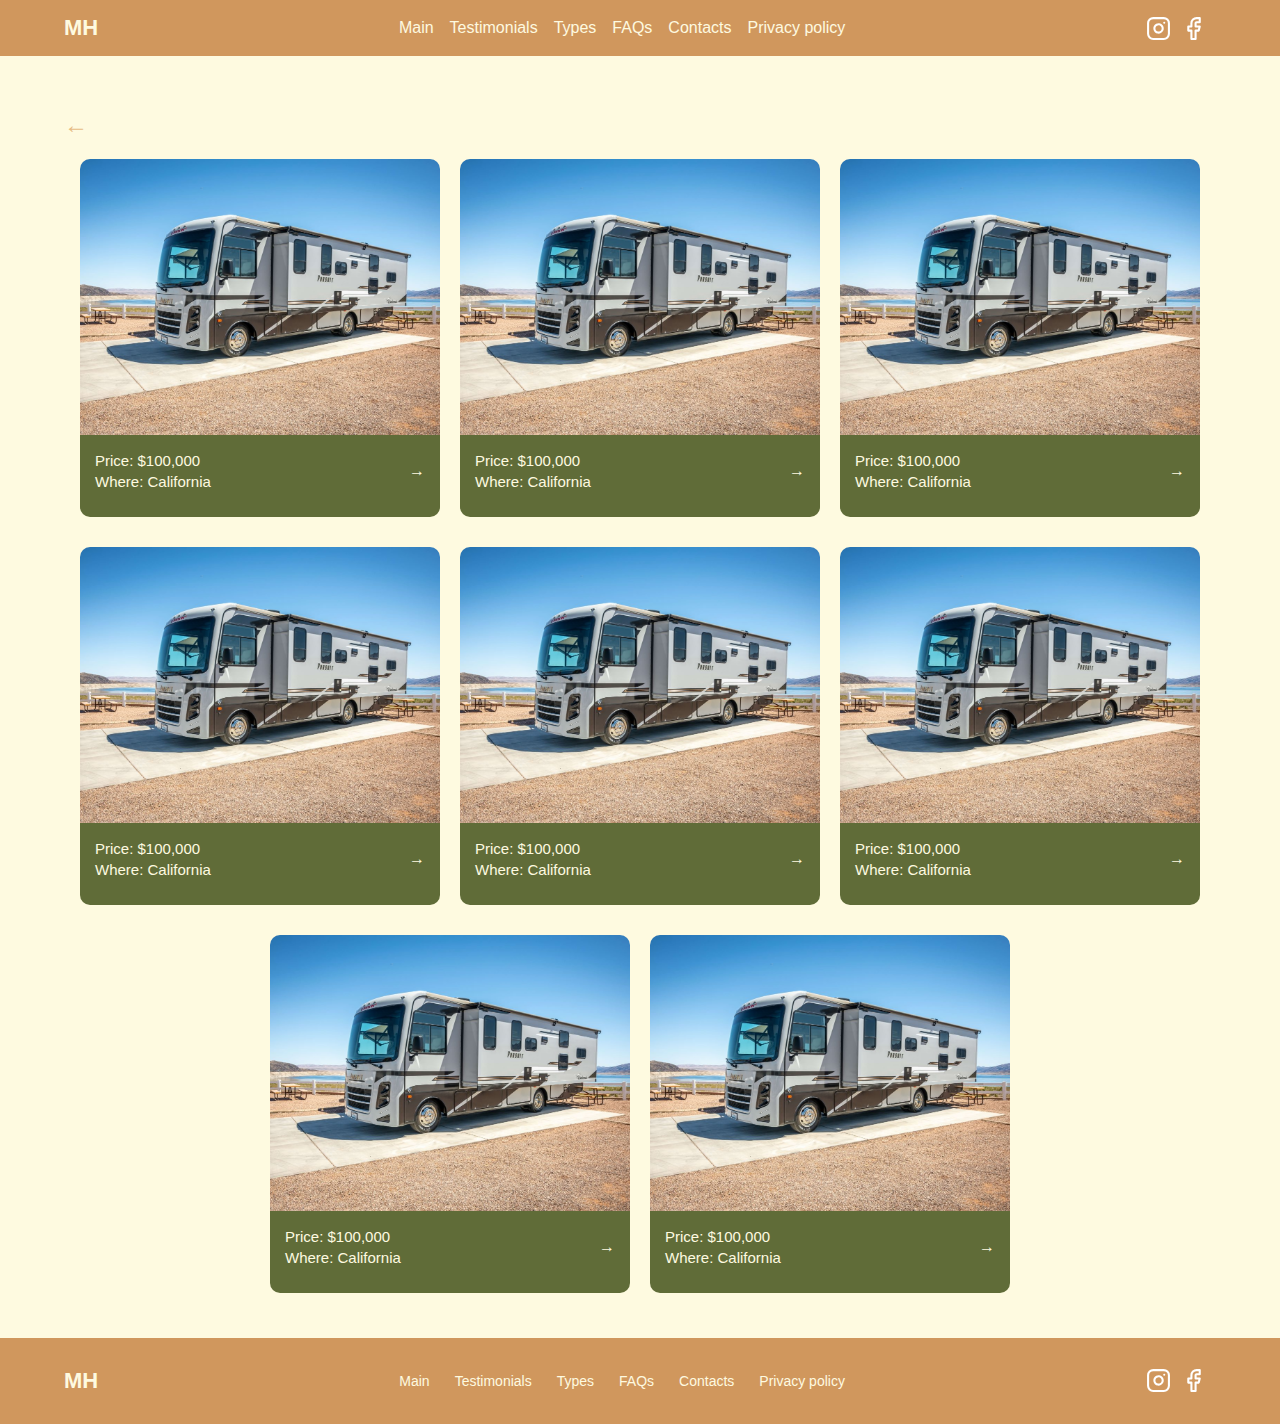
<file: types2.html>
<!DOCTYPE html>
<html lang="en">
<head>
    <meta charset="UTF-8">
    <meta name="viewport" content="width=device-width, initial-scale=1.0">
    <title>Motorhomes</title>
    <link rel="stylesheet" href="stylesM.css">
</head>
<body>
    <div class="container">
        <header>
            <div class="logo">MH</div>
            <button class="mobile-menu-toggle" aria-label="Toggle menu">☰</button>
            <nav>
                <ul>
                    <li><a href="my.html">Main</a></li>
                    <li><a href="my.html" >Testimonials</a></li>
                    <li><a href="my.html">Types</a></li>
                    <li><a href="my.html">FAQs</a></li>
                    <li><a href="my.html">Contacts</a></li>
                    <li><a href="policy.html">Privacy policy</a></li>
                </ul>
            </nav>
            <div class="social-icons">
                <a href="#" aria-label="Instagram"><i class="fab fa-instagram"><img src="Instagram.svg" width="25" height="25"></i></a>
                <a href="#" aria-label="Facebook"><i class="fab fa-facebook"><img src="Facebook.svg" width="25" height="25"></i></a>
            </div>
        </header>

        <section class="section" id="types">
            <h2 class="section-title"><a href="my.html" target="_blank" style="text-decoration: none; color:#E7BC85">←</a></h2>
            <div class="rv-types2">
                <div class="rv-card2">
                    <img src="class-a.jpg" alt="Class A Motorhome">
                    <div class="rv-card-content2">
                        <div class="rv-card-header2">
                            <div class="rv-card-description2">Price: $100,000<br>Where: California</br></div>
                            <div class="rv-card-arrow"><a href="#" style="text-decoration: none; color:#FEFAE0">→</a></div>
                        </div>
                    </div>
                </div>
                <div class="rv-card2">
                    <img src="class-a.jpg" alt="Class A Motorhome">
                    <div class="rv-card-content2">
                        <div class="rv-card-header2">
                            <div class="rv-card-description2">Price: $100,000<br>Where: California</br></div>
                            <div class="rv-card-arrow"><a href="#" style="text-decoration: none; color:#FEFAE0">→</a></div>
                        </div>
                    </div>
                </div>
                <div class="rv-card2">
                    <img src="class-a.jpg" alt="Class A Motorhome">
                    <div class="rv-card-content2">
                        <div class="rv-card-header2">
                            <div class="rv-card-description2">Price: $100,000<br>Where: California</br></div>
                            <div class="rv-card-arrow"><a href="#" style="text-decoration: none; color:#FEFAE0">→</a></div>
                        </div>
                    </div>
                </div>
                <div class="rv-card2">
                    <img src="class-a.jpg" alt="Class A Motorhome">
                    <div class="rv-card-content2">
                        <div class="rv-card-header2">
                            <div class="rv-card-description2">Price: $100,000<br>Where: California</br></div>
                            <div class="rv-card-arrow"><a href="#" style="text-decoration: none; color:#FEFAE0">→</a></div>
                        </div>
                    </div>
                </div>
                <div class="rv-card2">
                    <img src="class-a.jpg" alt="Class A Motorhome">
                    <div class="rv-card-content2">
                        <div class="rv-card-header2">
                            <div class="rv-card-description2">Price: $100,000<br>Where: California</br></div>
                            <div class="rv-card-arrow"><a href="#" style="text-decoration: none; color:#FEFAE0">→</a></div>
                        </div>
                    </div>
                </div>
                <div class="rv-card2">
                    <img src="class-a.jpg" alt="Class A Motorhome">
                    <div class="rv-card-content2">
                        <div class="rv-card-header2">
                            <div class="rv-card-description2">Price: $100,000<br>Where: California</br></div>
                            <div class="rv-card-arrow"><a href="#" style="text-decoration: none; color:#FEFAE0">→</a></div>
                        </div>
                    </div>
                </div>
                <div class="rv-card2">
                    <img src="class-a.jpg" alt="Class A Motorhome">
                    <div class="rv-card-content2">
                        <div class="rv-card-header2">
                            <div class="rv-card-description2">Price: $100,000<br>Where: California</br></div>
                            <div class="rv-card-arrow"><a href="#" style="text-decoration: none; color:#FEFAE0">→</a></div>
                        </div>
                    </div>
                </div>
                <div class="rv-card2">
                    <img src="class-a.jpg" alt="Class A Motorhome">
                    <div class="rv-card-content2">
                        <div class="rv-card-header2">
                            <div class="rv-card-description2">Price: $100,000<br>Where: California</br></div>
                            <div class="rv-card-arrow"><a href="#" style="text-decoration: none; color:#FEFAE0">→</a></div>
                        </div>
                    </div>
                </div>
            </div>
        </section>  
        <footer>
            <div class="logo">MH</div>
            <nav>
                <ul>
                    <li><a href="my.html">Main</a></li>
                    <li><a href="my.html" >Testimonials</a></li>
                    <li><a href="my.html">Types</a></li>
                    <li><a href="my.html">FAQs</a></li>
                    <li><a href="my.html">Contacts</a></li>
                    <li><a href="policy.html">Privacy policy</a></li>
                </ul>
            </nav>
            <div class="social-icons">
                <a href="#" aria-label="Instagram"><i class="fab fa-instagram"><img src="Instagram.svg" width="25" height="25"></i></a>
                <a href="#" aria-label="Facebook"><i class="fab fa-facebook"><img src="Facebook.svg" width="25" height="25"></i></a>
            </div>
        </footer>
</file>
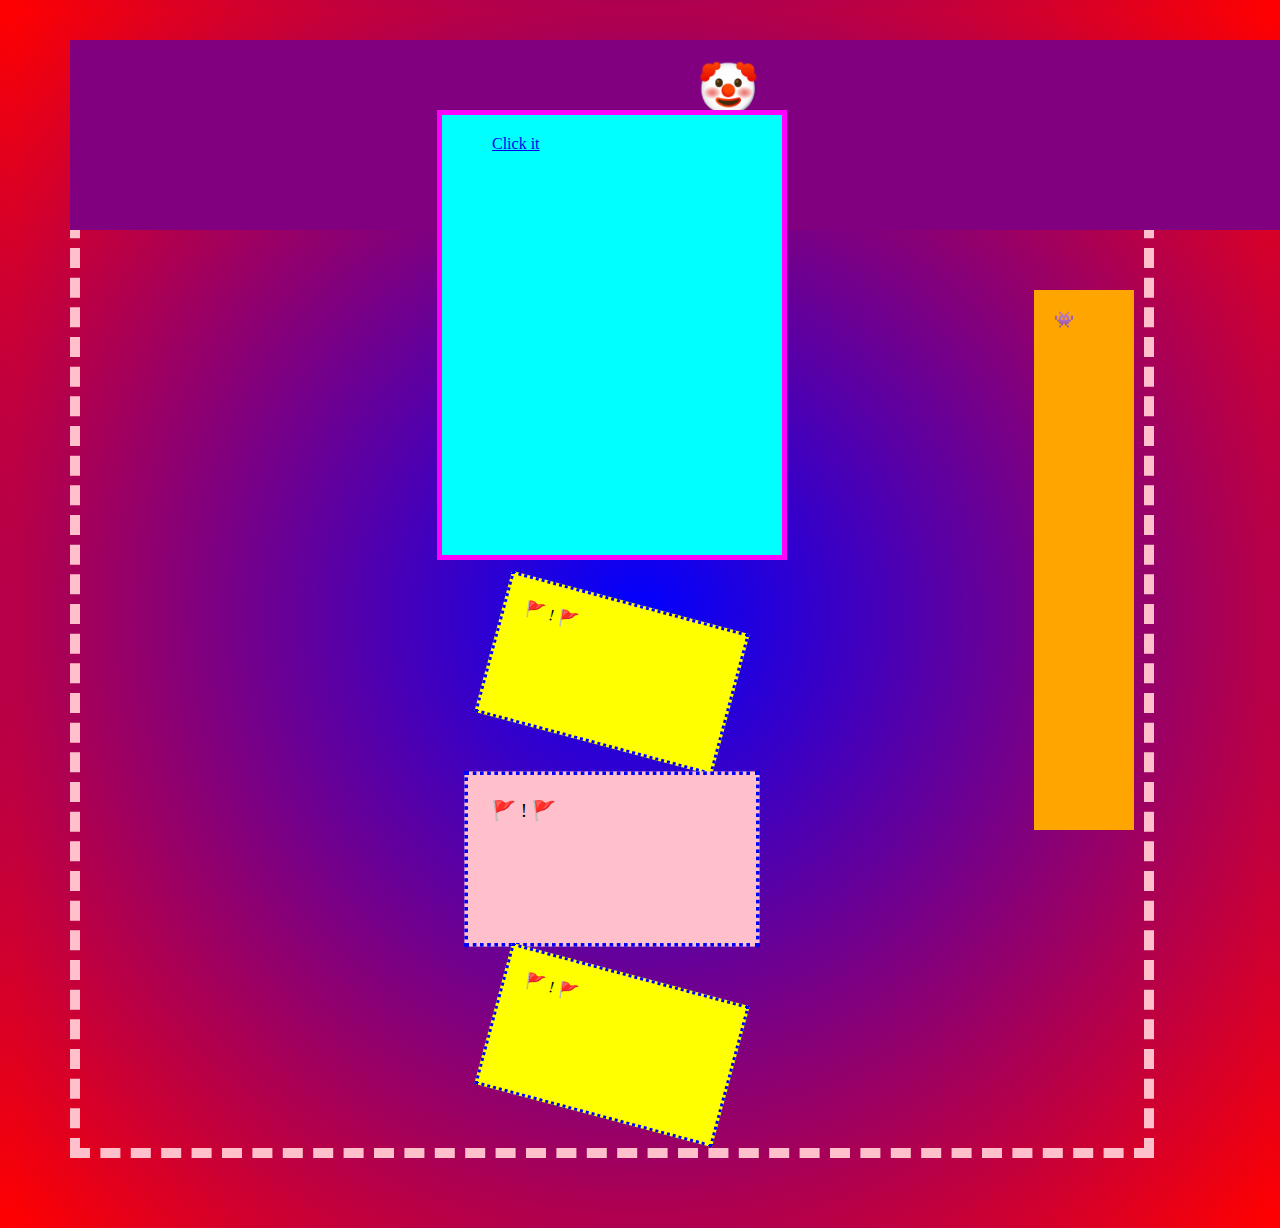
<file: ugly.html>
<!DOCTYPE html>
<html lang="en">
<head>
    <meta charset="UTF-8">
    <meta name="viewport" content="width=device-width, initial-scale=1.0">
    <title>Ugly Meme Page</title>
    <style>
        * {
            margin: 10px;
            padding: 20px;
            box-sizing: content-box;
            font-family: 'Comic Sans MS', cursive;
        }
        body {
                background: radial-gradient(circle, blue, red);
            }
        
        .container {
            display: flex;
            flex-direction: column;
            align-items: center;
            width: 80vw;
            border: 10px dashed pink;
            position: relative;
        }

        .header {
            width: 120%;
            height: 150px;
            background: purple;
            text-align: center;
            font-size: 50px;
            font-weight: bold;
            position: absolute;
            top: -50px;
            left: -20px;
        }

        .content {
            background: cyan;
            width: 300px;
            height: 400px;
            border: 5px solid magenta;
            float: left;
            position: sticky;
            top: 30px;
            text-decoration: none;
        }

        .sidebar {
            width: 60px;
            height: 500px;
            background: orange;
            position: absolute;
            right: 0;
            top: 200px;
        }
        
        .box {
            width: 200px;
            height: 100px;
            background: yellow;
            border: 3px dotted blue;
            transform: rotate(15deg);
            margin-top: 30px;
        }
        
        .box:nth-child(odd) {
            background: pink;
            transform: scale(1.2);
        }
        
        .box:hover {
            background: black;
            color: white;
            cursor: crosshair;
        }
        
        .box::before {
            content: '🚩 '; 
        }
        
        .box::after {
            content: ' 🚩';
        }

        @media (max-width: 800px) {
            body {
                background: radial-gradient(circle, yellow, red);
            }
            .content {
                width: 100%;
                height: auto;
                background: brown;
            }
        }
    </style>
</head>
<body>
    <div class="container">
        <div class="header">🤡</div>
        <div class="content"><a href="my.html">Click it</a></div>
        <div class="sidebar">👾</div>
        <div class="box">!</div>
        <div class="box">!</div>
        <div class="box">!</div>
    </div>
</body>
</html>
</file>
<file: style.css>
body {
    margin: 0;
    display: flex;
    height: 100vh;
    justify-content: center;
    align-items: center;
    background: white;
  }
  
  .grid {
    display: grid;
    grid-template-columns: repeat(4, 100px);
    grid-template-rows: repeat(4, 100px);
    gap: 5px;
    border: 5px solid black;
    padding: 5px;
    background: black;
  }
  
  .cell {
    background: white;
    border: 2px solid black;
  }
  
  .yellow {
    background-color: #f2cb05;
  }
  
  .red {
    background-color: #c0291a;
  }
  
  .blue {
    background-color: #223c7b;
  }
</file>
<file: scss/styles.css>
@keyframes fadeIn {
  from {
    opacity: 0;
  }
  to {
    opacity: 1;
  }
}
@keyframes fadeInUp {
  from {
    opacity: 0;
    transform: translateY(20px);
  }
  to {
    opacity: 1;
    transform: translateY(0);
  }
}
@keyframes fadeInDown {
  from {
    opacity: 0;
    transform: translateY(-20px);
  }
  to {
    opacity: 1;
    transform: translateY(0);
  }
}
@keyframes fadeInLeft {
  from {
    opacity: 0;
    transform: translateX(-30px);
  }
  to {
    opacity: 1;
    transform: translateX(0);
  }
}
@keyframes fadeInRight {
  from {
    opacity: 0;
    transform: translateX(30px);
  }
  to {
    opacity: 1;
    transform: translateX(0);
  }
}
@keyframes slideDown {
  from {
    transform: translateY(-100%);
  }
  to {
    transform: translateY(0);
  }
}
* {
  margin: 0;
  padding: 0;
  box-sizing: border-box;
  font-family: Arial, sans-serif;
}

body {
  background-color: #FEFAE0;
  color: #283618;
}

img {
  max-width: 100%;
  height: auto;
  display: block;
  -o-object-fit: cover;
     object-fit: cover;
}

h1 {
  font-size: clamp(20px, 4vw, 28px);
  font-weight: bold;
  margin-bottom: 15px;
  line-height: 1.3;
  text-decoration: none;
}

h2 {
  font-size: clamp(18px, 3vw, 24px);
  font-weight: bold;
  margin-bottom: 20px;
  margin-top: 20px;
  padding: auto;
  text-decoration: none;
  animation: fadeInUp 1s ease-out;
}

h3 {
  font-size: clamp(16px, 2.5vw, 20px);
  font-weight: bold;
  margin-bottom: 10px;
  text-decoration: none;
}

p {
  line-height: 1.6;
  margin-bottom: 15px;
  font-size: clamp(14px, 2vw, 16px);
  text-decoration: none;
}

.container {
  margin: 0 auto;
  background-color: #FEFAE0;
  width: 100%;
  overflow-x: hidden;
}

section {
  width: 100%;
}

.divider {
  width: 90%;
  height: 3px;
  background-color: #283618;
  margin: 0 auto;
}

header {
  background-color: #D0975D;
  padding: 15px 4%;
  display: flex;
  justify-content: space-between;
  position: relative;
  align-items: center;
  text-align: center;
  animation: slideDown 0.8s ease;
  flex-wrap: wrap;
  position: relative;
}
header .logo {
  font-weight: bold;
  font-size: clamp(16px, 2.5vw, 22px);
  color: #FEFAE0;
  transition: transform 0.3s ease;
  order: 1;
}
header .logo:hover {
  transform: scale(1.1);
}
header .mobile-menu-toggle {
  display: block;
  background: none;
  border: none;
  color: #FEFAE0;
  font-size: 24px;
  cursor: pointer;
  order: 3;
}
header .social-icons {
  display: flex;
  order: 2;
}
header .social-icons a {
  color: #FEFAE0;
  margin-right: 10px;
  text-decoration: none;
  font-size: clamp(14px, 2vw, 18px);
  transition: transform 0.3s ease;
}
header .social-icons a:hover {
  transform: scale(1.1);
}
header nav {
  flex-basis: 100%;
  order: 4;
  max-height: 0;
  overflow: hidden;
  transition: max-height 0.5s ease;
}
header nav.active {
  max-height: 300px;
}
header nav ul {
  display: flex;
  flex-direction: column;
  list-style: none;
  padding: 10px 0;
  align-items: center;
}
header nav ul li {
  margin: 8px 0;
  text-decoration: none;
  width: 100%;
  text-align: center;
  line-height: 1.6;
  margin-bottom: 15px;
}
header nav ul li a {
  color: #FEFAE0;
  text-decoration: none;
  font-size: clamp(12px, 1.8vw, 16px);
  white-space: nowrap;
  transition: color 0.3s ease, transform 0.3s ease;
  display: inline-block;
}
header nav ul li a:hover {
  color: #283618;
  transform: translateY(-2px);
}

.hero {
  background-color: #E7BC85;
  padding: 20px 4% 60px;
  position: relative;
  display: flex;
  flex-direction: column;
  align-items: center;
}
.hero-image {
  width: 100%;
  max-width: 450px;
  order: 1;
  margin-bottom: 20px;
  -o-object-fit: cover;
     object-fit: cover;
}
.hero-image img {
  width: 100%;
  max-height: 500px;
  border-radius: 10px;
  margin: 0 auto;
  -o-object-fit: cover;
     object-fit: cover;
}
.hero-content {
  width: 100%;
  order: 2;
  color: #FEFAE0;
  text-align: center;
}
.hero .cta-button {
  background-color: #606C38;
  color: #FEFAE0;
  padding: 12px 25px;
  border: none;
  border-radius: 20px;
  font-weight: bold;
  cursor: pointer;
  display: inline-block;
  text-decoration: none;
  margin-top: 15px;
  font-size: clamp(12px, 1.8vw, 16px);
  transition: background-color 0.3s ease, transform 0.3s ease, box-shadow 0.3s ease;
}
.hero .cta-button:hover {
  background-color: #283618;
  transform: translateY(-3px);
  box-shadow: 0 5px 15px rgba(0, 0, 0, 0.2);
}
.hero .cta-button:active {
  transform: translateY(-1px);
}

.wave {
  bottom: 0;
  left: 0;
  width: 100%;
  height: 40px;
  background-color: #E7BC85;
  border-radius: 0 0 100% 100%;
}

.wave2 {
  bottom: 0;
  left: 0;
  width: 100%;
  height: 40px;
  background-color: #E7BC85;
  border-radius: 100% 100% 0 0;
}

.section {
  padding: 30px 4%;
}

.how-it-works {
  display: flex;
  flex-direction: column;
  align-items: center;
  gap: 20px;
}
.how-it-works-content {
  width: 100%;
  max-width: 600px;
  animation: fadeInLeft 1s ease-out;
  order: 2;
}
.how-it-works-image {
  width: 100%;
  max-width: 400px;
  order: 1;
  margin-bottom: 20px;
}
.how-it-works-image img {
  width: 100%;
  border-radius: 10px;
  margin: 0 auto;
}

.how-it-works2 {
  display: flex;
  flex-direction: column;
  align-items: center;
  gap: 20px;
  line-height: 1.5;
}
.how-it-works2-content2 {
  width: 80%;
  max-width: 1000px;
  animation: fadeInLeft 1s ease-out;
  order: 2;
}

.testimonials-container {
  position: relative;
  width: 100%;
  overflow: hidden;
}
.testimonials-slider {
  display: flex;
  overflow-x: auto;
  scroll-snap-type: x mandatory;
  scrollbar-width: none;
  -ms-overflow-style: none;
  gap: 15px;
  padding: 10px 0;
  margin-bottom: 20px;
}
.testimonials-slider::-webkit-scrollbar {
  display: none;
}

.testimonial-card {
  min-width: 250px;
  flex: 1 0 100%;
  background-color: #E7BC85;
  padding: 15px;
  border-radius: 10px;
  scroll-snap-align: start;
  transition: transform 0.3s ease, box-shadow 0.3s ease;
}
.testimonial-card:hover {
  transform: translateY(-5px);
  box-shadow: 0 8px 15px rgba(0, 0, 0, 0.1);
}
.testimonial-stars {
  color: #283618;
  margin-bottom: 10px;
  font-size: clamp(12px, 1.8vw, 16px);
}
.testimonial-text {
  font-size: clamp(13px, 1.6vw, 15px);
  margin-bottom: 10px;
  line-height: 1.4;
}
.testimonial-read-more {
  font-size: clamp(11px, 1.4vw, 14px);
  text-decoration: none;
  color: #FEFAE0;
}
.testimonial-read-more a {
  text-decoration: none;
  color: #FEFAE0;
}

.slider-nav {
  text-align: center;
  margin: 10px 0;
}
.slider-dot {
  display: inline-block;
  width: 8px;
  height: 8px;
  background-color: #606C38;
  border-radius: 50%;
  margin: 0 5px;
  cursor: pointer;
  transition: background-color 0.3s ease, transform 0.3s ease;
}
.slider-dot.active {
  background-color: #283618;
  transform: scale(1.2);
}
.slider-dot:hover {
  background-color: #283618;
  transform: scale(1.2);
}
.slider-arrow {
  position: absolute;
  top: 40%;
  transform: translateY(-50%);
  background: none;
  border: none;
  font-size: 24px;
  color: #606C38;
  cursor: pointer;
  z-index: 10;
  background-color: rgba(254, 250, 224, 0.7);
  width: 30px;
  height: 30px;
  border-radius: 50%;
  display: flex;
  align-items: center;
  justify-content: center;
  transition: background-color 0.3s ease, color 0.3s ease;
}
.slider-arrow:hover {
  background-color: rgba(96, 108, 56, 0.8);
  color: #FEFAE0;
}
.slider-arrow.prev-arrow {
  left: 5px;
}
.slider-arrow.next-arrow {
  right: 5px;
}

.rv-types {
  display: flex;
  flex-wrap: wrap;
  justify-content: center;
  gap: 20px;
}

.rv-card {
  width: 100%;
  flex: 1 0 100%;
  position: relative;
  margin-bottom: 10px;
}
.rv-card img {
  width: 100%;
  border-radius: 10px 10px 0 0;
  height: auto;
  max-height: 276px;
  -o-object-fit: cover;
     object-fit: cover;
}
.rv-card-content {
  background-color: #E7BC85;
  padding: 15px;
  border-radius: 0 0 10px 10px;
}
.rv-card-header {
  display: flex;
  justify-content: space-between;
  align-items: center;
  margin-bottom: 10px;
}
.rv-card-title {
  font-weight: bold;
  color: #FEFAE0;
  font-size: clamp(15px, 2vw, 18px);
}
.rv-card-arrow {
  color: #FEFAE0;
  text-decoration: none;
  transition: transform 0.3s ease;
}
.rv-card-arrow:hover {
  transform: translateX(5px);
}
.rv-card-arrow a {
  text-decoration: none;
  color: #FEFAE0;
}
.rv-card-description {
  font-size: clamp(13px, 1.6vw, 15px);
  line-height: 1.4;
}

.rv-types2 {
  display: flex;
  flex-wrap: wrap;
  justify-content: center;
  gap: 20px;
}

.rv-card2 {
  width: 100%;
  flex: 1 0 100%;
  position: relative;
  margin-bottom: 10px;
}
.rv-card2 img {
  width: 100%;
  border-radius: 10px 10px 0 0;
  height: auto;
  max-height: 276px;
  -o-object-fit: cover;
     object-fit: cover;
}
.rv-card2-content2 {
  background-color: #606C38;
  padding: 15px;
  border-radius: 0 0 10px 10px;
}
.rv-card2-header2 {
  display: flex;
  justify-content: space-between;
  align-items: center;
  margin-bottom: 10px;
}
.rv-card2-title2 {
  font-weight: bold;
  color: #FEFAE0;
  font-size: clamp(15px, 2vw, 18px);
}
.rv-card2-arrow2 {
  color: #FEFAE0;
  text-decoration: none;
  transition: transform 0.3s ease;
}
.rv-card2-arrow2:hover {
  transform: translateX(5px);
}
.rv-card2-description2 {
  font-size: clamp(13px, 1.6vw, 15px);
  line-height: 1.4;
  color: #FEFAE0;
}

.faq-container {
  margin-top: 20px;
  max-width: 1100px;
  margin: 0 auto;
}
.faq-item {
  background-color: #606C38;
  border-radius: 5px;
  margin-bottom: 15px;
  color: #FEFAE0;
  transition: all 0.3s ease;
}
.faq-item:hover {
  transform: translateY(-3px);
  box-shadow: 0 5px 15px rgba(0, 0, 0, 0.1);
}
.faq-question {
  padding: 15px;
  display: flex;
  justify-content: space-between;
  align-items: center;
  cursor: pointer;
}
.faq-question span {
  font-size: clamp(12px, 1.8vw, 16px);
}
.faq-question .icon {
  font-size: 20px;
  font-weight: bold;
  transition: transform 0.3s ease;
}
.faq-item:hover .icon {
  transform: rotate(90deg);
}
.faq-answer {
  padding: 0 15px 15px;
  font-size: clamp(13px, 1.6vw, 15px);
  display: none;
  animation: fadeInDown 0.3s ease-out;
}

.contacts {
  background-color: #E7BC85;
  color: #FEFAE0;
  text-align: center;
  padding: 30px 5% 30px;
  position: relative;
  justify-content: center;
  display: flex;
}
.contacts-info {
  margin-bottom: 20px;
  display: flex;
  flex-wrap: wrap;
  justify-content: center;
  display: flex;
  flex-direction: row;
  gap: 10px 20px;
}
.contacts a {
  color: #FEFAE0;
  font-size: clamp(12px, 1.8vw, 16px);
  text-decoration: none;
  padding: 5px;
  text-align: center;
  width: 100%;
  justify-content: center;
  margin-bottom: 20px;
  margin-top: 20px;
  display: flex;
  transition: color 0.3s ease, transform 0.3s ease;
}
.contacts a:hover {
  color: #283618;
  transform: translateY(-2px);
}

footer {
  background-color: #D0975D;
  padding: 15px 4%;
  display: flex;
  justify-content: space-between;
  align-items: center;
  text-align: center;
  animation: slideDown 0.8s ease;
  flex-wrap: wrap;
  position: relative;
}
footer .logo {
  font-weight: bold;
  font-size: clamp(16px, 2.5vw, 22px);
  color: #FEFAE0;
  transition: transform 0.3s ease;
}
footer .logo:hover {
  transform: scale(1.1);
}
footer .social-icons {
  display: flex;
  order: 2;
}
footer .social-icons a {
  color: #FEFAE0;
  margin-right: 10px;
  text-decoration: none;
  font-size: clamp(14px, 2vw, 18px);
  transition: transform 0.3s ease;
}
footer .social-icons a:hover {
  transform: scale(1.1);
}
footer nav {
  flex-basis: 100%;
  order: 4;
  max-height: 0;
  overflow: hidden;
  transition: max-height 0.5s ease;
}
footer nav.active {
  max-height: 300px;
}
footer nav ul {
  display: flex;
  flex-direction: column;
  list-style: none;
  padding: 10px 0;
  align-items: center;
}
footer nav ul li {
  margin: 8px 0;
  text-decoration: none;
  width: 100%;
  text-align: center;
  line-height: 1.6;
  margin-bottom: 15px;
}
footer nav ul li a {
  color: #FEFAE0;
  text-decoration: none;
  font-size: clamp(12px, 1.8vw, 16px);
  white-space: nowrap;
  transition: color 0.3s ease, transform 0.3s ease;
  display: inline-block;
}
footer nav ul li a:hover {
  color: #283618;
  transform: translateY(-2px);
}

@media screen and (min-width: 481px) {
  .section {
    padding: 35px 5%;
  }
  .testimonial-card {
    flex: 1 0 85%;
  }
  .faq-question span {
    font-size: clamp(12px, 1.8vw, 16px);
  }
}
@media screen and (min-width: 769px) {
  header {
    padding: 15px 5%;
    flex-wrap: nowrap;
  }
  header .mobile-menu-toggle {
    display: none;
  }
  header .logo {
    order: 0;
  }
  header .social-icons {
    order: 0;
  }
  header nav {
    flex-basis: auto;
    order: 0;
    max-height: none;
    overflow: visible;
    flex-grow: 1;
    text-align: center;
  }
  header nav ul {
    flex-direction: row;
    justify-content: center;
    padding: 0;
  }
  header nav ul li {
    margin: 0 8px;
    width: auto;
  }
  .hero {
    flex-direction: row;
    justify-content: space-between;
    padding: 30px 5% 80px;
  }
  .hero-content {
    width: 50%;
    order: 0;
  }
  .hero-image {
    width: 45%;
    max-width: 450px;
    order: 0;
    margin-bottom: 0;
  }
  .how-it-works {
    flex-direction: row;
    justify-content: space-between;
  }
  .how-it-works-content {
    order: 0;
    flex: 1 1 300px;
  }
  .how-it-works-image {
    order: 0;
    flex: 1 1 250px;
    margin-bottom: 0;
  }
  .testimonial-card {
    flex: 1 0 calc(33.333% - 15px);
  }
  .rv-card {
    width: 100%;
    max-width: 360px;
    flex: 1 1 280px;
  }
  .rv-card img {
    width: 360px;
    height: 276px;
  }
  .rv-card2 {
    width: 100%;
    max-width: 360px;
    flex: 1 1 280px;
  }
  .rv-card2 img {
    width: 360px;
    height: 276px;
  }
  .contacts a {
    width: auto;
    text-align: center;
  }
  footer {
    flex-direction: row;
    justify-content: space-between;
    text-align: left;
  }
  footer .logo {
    margin-bottom: 0;
  }
  footer .social-icons {
    order: 0;
  }
  footer nav {
    flex-basis: auto;
    order: 0;
    max-height: none;
    overflow: visible;
    flex-grow: 1;
    text-align: center;
  }
  footer nav ul {
    flex-direction: row;
    justify-content: center;
    padding: 0;
  }
  footer nav ul li {
    margin: 0 8px;
    width: auto;
  }
}/*# sourceMappingURL=styles.css.map */
</file>
<file: stylesM.css>
* {
    margin: 0;
    padding: 0;
    box-sizing: border-box;
    font-family: Arial, sans-serif;
}

body {
    background-color: #FEFAE0;
    color: #283618; 
}

.container {
    margin: 0 auto;
    background-color: #FEFAE0;
    width: 100%;
    overflow-x: hidden;
}

img {
    max-width: 100%;
    height: auto;
    display: block;
    object-fit: cover;
}

section {
    width: 100%;
}

.divider {
    width: 90%;
    height: 3px;
    background-color: #283618;
    margin: 0 auto;
}

h1 {
    font-size: clamp(20px, 4vw, 28px);
    font-weight: bold;
    margin-bottom: 15px;
    line-height: 1.3;
    text-decoration: none;
}

h2 {
    font-size: clamp(18px, 3vw, 24px);
    font-weight: bold;
    margin-bottom: 20px;
    margin-top: 20px;
    padding: auto;
    text-decoration: none;
    animation: fadeInUp 1s ease-out;
}

h3 {
    font-size: clamp(16px, 2.5vw, 20px);
    font-weight: bold;
    margin-bottom: 10px;
    text-decoration: none;
}

p {
    line-height: 1.6;
    margin-bottom: 15px;
    font-size: clamp(14px, 2vw, 16px);
    text-decoration: none;
}


header {
    background-color: #D0975D;
    padding: 15px 4%;
    display: flex;
    justify-content: space-between;
    align-items: center;
    text-align: center;
    animation: slideDown 0.8s ease;
    flex-wrap: wrap;
    position: relative;
}

.logo {
    font-weight: bold;
    font-size: clamp(16px, 2.5vw, 22px);
    color: #FEFAE0;
    transition: transform 0.3s ease;
    order: 1;
}

.logo:hover {
    transform: scale(1.1);
}

.mobile-menu-toggle {
    display: block;
    background: none;
    border: none;
    color: #FEFAE0;
    font-size: 24px;
    cursor: pointer;
    order: 3;
}

.social-icons {
    display: flex;
    order: 2;
}

.social-icons a {
    color: #FEFAE0;
    margin-right: 10px;
    text-decoration: none;
    font-size: clamp(14px, 2vw, 18px);
    transition: transform 0.3s ease;
}

.social-icons a:hover {
    transform: scale(1.2);
}

nav {
    flex-basis: 100%;
    order: 4;
    max-height: 0;
    overflow: hidden;
    transition: max-height 0.5s ease;
}

nav.active {
    max-height: 300px;
}

nav ul {
    display: flex;
    flex-direction: column;
    list-style: none;
    padding: 10px 0;
    align-items: center;
}

nav ul li {
    margin: 8px 0;
    text-decoration: none;
    width: 100%;
    text-align: center;
    line-height: 1.6;
    margin-bottom: 15px;
    
}

nav ul li a {
    color: #FEFAE0;
    text-decoration: none;
    font-size: clamp(12px, 1.8vw, 16px);
    white-space: nowrap;
    transition: color 0.3s ease, transform 0.3s ease;
    display: inline-block;
}

nav ul li a:hover {
    color: #283618;
    transform: translateY(-2px);
}

.hero {
    background-color: #E7BC85;
    padding: 20px 4% 60px;
    position: relative;
    display: flex;
    flex-direction: column;
    align-items: center;
}

.hero-image {
    width: 100%;
    max-width: 450px;
    
    order: 1;
    margin-bottom: 20px;
    object-fit: cover;
}

.hero-image img {
    width: 100%;
    max-height: 500px;
    border-radius: 10px;
    margin: 0 auto;
    object-fit: cover;
}

.hero-content {
    width: 100%;
    order: 2;
    color: #FEFAE0;
    text-align: center;
}

.cta-button {
    background-color: #606C38;
    color: #FEFAE0;
    padding: 12px 25px;
    border: none;
    border-radius: 20px;
    font-weight: bold;
    cursor: pointer;
    display: inline-block;
    text-decoration: none;
    margin-top: 15px;
    font-size: clamp(14px, 1.8vw, 16px);
    transition: background-color 0.3s ease, transform 0.3s ease, box-shadow 0.3s ease;
}

.cta-button:hover {
    background-color: #283618;
    transform: translateY(-3px);
    box-shadow: 0 5px 15px rgba(0,0,0,0.2);
}

.cta-button:active {
    transform: translateY(-1px);
}

.wave {
    bottom: 0;
    left: 0;
    width: 100%;
    height: 40px;
    background-color: #E7BC85;
    border-radius: 0 0 100% 100%;
}

.wave2 {
    bottom: 0;
    left: 0;
    width: 100%;
    height: 40px;
    background-color: #E7BC85;
    border-radius: 100% 100% 0 0;
}

.section {
    padding: 30px 4%;
}

.how-it-works {
    display: flex;
    flex-direction: column;
    align-items: center;
    gap: 20px;
}

.how-it-works-content {
    width: 100%;
    max-width: 600px;
    animation: fadeInLeft 1s ease-out;
    order: 2;
}
.how-it-works2 {
    display: flex;
    flex-direction: column;
    align-items: center;
    gap: 20px;
    line-height: 1.5;
}

.how-it-works-content2 {
    width: 80%;
    max-width: 1000px;
    animation: fadeInLeft 1s ease-out;
    order: 2;
}
.how-it-works-image {
    width: 100%;
    max-width: 400px;
    order: 1;
    margin-bottom: 20px;
}

.how-it-works-image img {
    width: 100%;
    border-radius: 10px;
    margin: 0 auto;
}

.testimonials-container {
    position: relative;
    width: 100%;
    overflow: hidden;
}

.testimonials-slider {
    display: flex;
    overflow-x: auto;
    scroll-snap-type: x mandatory;
    scrollbar-width: none;
    -ms-overflow-style: none;
    gap: 15px;
    padding: 10px 0;
    margin-bottom: 20px;
}

.testimonials-slider::-webkit-scrollbar {
    display: none;
}

.testimonial-card {
    min-width: 250px;
    flex: 1 0 100%;
    background-color: #E7BC85;
    padding: 15px;
    border-radius: 10px;
    scroll-snap-align: start;
    transition: transform 0.3s ease, box-shadow 0.3s ease;
}

.testimonial-card:hover {
    transform: translateY(-5px);
    box-shadow: 0 8px 15px rgba(0,0,0,0.1);
}

.testimonial-stars {
    color: #283618;
    margin-bottom: 10px;
    font-size: clamp(12px, 1.8vw, 16px);
}

.testimonial-text {
    font-size: clamp(13px, 1.6vw, 15px);
    margin-bottom: 10px;
    line-height: 1.4;
}

.testimonial-read-more {
    font-size: clamp(11px, 1.4vw, 14px);
    text-decoration: none;
    color: #FEFAE0;
}

.slider-nav {
    text-align: center;
    margin: 10px 0;
}

.slider-dot {
    display: inline-block;
    width: 8px;
    height: 8px;
    background-color: #606C38;
    border-radius: 50%;
    margin: 0 5px;
    cursor: pointer;
    transition: background-color 0.3s ease, transform 0.3s ease;
}

.slider-dot.active {
    background-color: #283618;
    transform: scale(1.2);
}

.slider-dot:hover {
    background-color: #283618;
    transform: scale(1.2);
}

.slider-arrow {
    position: absolute;
    top: 40%;
    transform: translateY(-50%);
    background: none;
    border: none;
    font-size: 24px;
    color: #606C38;
    cursor: pointer;
    z-index: 10;
    background-color: rgba(254, 250, 224, 0.7);
    width: 30px;
    height: 30px;
    border-radius: 50%;
    display: flex;
    align-items: center;
    justify-content: center;
    transition: background-color 0.3s ease, color 0.3s ease;
}

.slider-arrow:hover {
    background-color: rgba(96, 108, 56, 0.8);
    color: #FEFAE0;
}

.prev-arrow {
    left: 5px;
}

.next-arrow {
    right: 5px;
}

.rv-types {
    display: flex;
    flex-wrap: wrap;
    justify-content: center;
    gap: 20px;
}

.rv-card {
    width: 100%;
    flex: 1 0 100%;
    position: relative;
    margin-bottom: 10px;
}
.rv-card img {
    width: 100%;
    border-radius: 10px 10px 0 0;
    height: auto;
    max-height: 276px;
    object-fit: cover;
}

.rv-card-content {
    background-color: #E7BC85;
    padding: 15px;
    border-radius: 0 0 10px 10px;
}

.rv-card-header {
    display: flex;
    justify-content: space-between;
    align-items: center;
    margin-bottom: 10px;
}

.rv-card-title {
    font-weight: bold;
    color: #FEFAE0;
    font-size: clamp(15px, 2vw, 18px);
}

.rv-card-arrow {
    color: #FEFAE0;
    text-decoration: none;
    transition: transform 0.3s ease;
}

.rv-card-arrow:hover {
    transform: translateX(5px);
}

.rv-card-description {
    font-size: clamp(13px, 1.6vw, 15px);
    line-height: 1.4;
}
.rv-types2 {
    display: flex;
    flex-wrap: wrap;
    justify-content: center;
    gap: 20px;
}

.rv-card2 {
    width: 100%;
    flex: 1 0 100%;
    position: relative;
    margin-bottom: 10px;
}
.rv-card2 img {
    width: 100%;
    border-radius: 10px 10px 0 0;
    height: auto;
    max-height: 276px;
    object-fit: cover;
}

.rv-card-content2 {
    background-color: #606C38;
    padding: 15px;
    border-radius: 0 0 10px 10px;
}

.rv-card-header2 {
    display: flex;
    justify-content: space-between;
    align-items: center;
    margin-bottom: 10px;
}

.rv-card-title2 {
    font-weight: bold;
    color: #FEFAE0;
    font-size: clamp(15px, 2vw, 18px);
}

.rv-card-arrow2 {
    color: #FEFAE0;
    text-decoration: none;
    transition: transform 0.3s ease;
}
.rv-card-arrow2:hover {
    transform: translateX(5px);
}

.rv-card-description2 {
    font-size: clamp(13px, 1.6vw, 15px);
    line-height: 1.4;
    color: #FEFAE0;
}
.faq-container {
    margin-top: 20px;
    max-width: 1100px;
    margin: 0 auto;
}

.faq-item {
    background-color: #606C38;
    border-radius: 5px;
    margin-bottom: 15px;
    color: #FEFAE0;
    transition: all 0.3s ease;
}

.faq-item:hover {
    transform: translateY(-3px);
    box-shadow: 0 5px 15px rgba(0,0,0,0.1);
}

.faq-question {
    padding: 15px;
    display: flex;
    justify-content: space-between;
    align-items: center;
    cursor: pointer;
}

.faq-question span {
    font-size: clamp(14px, 1.8vw, 16px);
}

.faq-question .icon {
    font-size: 20px;
    font-weight: bold;
    transition: transform 0.3s ease;
}

.faq-item:hover .icon {
    transform: rotate(90deg);
}

.faq-answer {
    padding: 0 15px 15px;
    font-size: clamp(13px, 1.6vw, 15px);
    display: none;
    animation: fadeInDown 0.3s ease-out;
}

.contacts {
    background-color: #E7BC85;
    color: #FEFAE0;
    text-align: center;
    padding: 30px 5% 30px;
    position: relative;
    justify-content: center;
    display: flex;

}

.contact-info {
    margin-bottom: 20px;
    display: flex;
    flex-wrap: wrap;
    justify-content: center;
    display: flex;
    flex-direction: row;
    gap: 10px 20px;
}

.contacts a {
    color: #FEFAE0;
    text-decoration: none;
    padding: 5px;
    font-size: clamp(14px, 1.8vw, 16px);
    text-align: center;
    width: 100%;
    justify-content: center;

    display: flex;
    
    transition: color 0.3s ease, transform 0.3s ease;
}

.contacts a:hover {
    color: #283618;
    transform: translateY(-2px);
}

footer {
    background-color: #D0975D;
    padding: 15px 5%;
    display: flex;
    flex-direction: column;
    text-align: center;
    align-items: center;
    gap: 15px;
}

footer .logo {
    margin-bottom: 10px;
}

footer nav {
    max-height: none;
    margin: 10px 0;
    flex-basis: auto;
    overflow: visible;
}

footer nav ul {
    display: flex;
    flex-direction: row;
    flex-wrap: wrap;
    list-style: none;
    gap: 10px 15px;
    justify-content: center;
}

footer nav ul li {
    margin: 5px;
    width: auto;
}

footer nav ul li a {
    color: #FEFAE0;
    text-decoration: none;
    font-size: clamp(12px, 1.6vw, 14px);
}

@media screen and (min-width: 481px) {
    .section {
        padding: 35px 5%;
    }
    
    .testimonial-card {
        flex: 1 0 85%;
    }
    
    .faq-question span {
        font-size: clamp(14px, 1.8vw, 16px);
    }
}

@media screen and (min-width: 769px) {
    header {
        padding: 15px 5%;
        flex-wrap: nowrap;
    }
    
    .mobile-menu-toggle {
        display: none;
    }
    
    .logo {
        order: 0;
    }
    
    .social-icons {
        order: 0;
    }
    
    nav {
        flex-basis: auto;
        order: 0;
        max-height: none;
        overflow: visible;
        flex-grow: 1;
        text-align: center;
    }
    
    nav ul {
        flex-direction: row;
        justify-content: center;
        padding: 0;
    }
    
    nav ul li {
        margin: 0 8px;
        width: auto;
    }
    
    .hero {
        flex-direction: row;
        justify-content: space-between;
        padding: 30px 5% 80px;
    }
    
    .hero-content {
        width: 50%;
        order: 0;
    }
    
    .hero-image {
        width: 45%;
        max-width: 450px;
        order: 0;
        margin-bottom: 0;
    }
    
    .how-it-works {
        flex-direction: row;
        justify-content: space-between;
    }
    
    .how-it-works-content {
        order: 0;
        flex: 1 1 300px;
    }
  
    
    .how-it-works-image {
        order: 0;
        flex: 1 1 250px;
        margin-bottom: 0;
    }
    
    .testimonial-card {
        flex: 1 0 calc(33.333% - 15px);
    }
    
    .rv-card {
    width: 100%;
    max-width: 360px;
    flex: 1 1 280px;
    position: relative;
    margin-bottom: 10px;
}
.rv-card img {
    width: 360px;
    border-radius: 10px 10px 0 0;
    height: 276px;
    object-fit: cover;
}
.rv-card2 {
    width: 100%;
    max-width: 360px;
    flex: 1 1 280px;
    position: relative;
    margin-bottom: 10px;
}
.rv-card2 img {
    width: 360px;
    border-radius: 10px 10px 0 0;
    height: 276px;
    object-fit: cover;
}
    .contacts a {
        width: auto;
        text-align: center;
    }
    
    footer {
        flex-direction: row;
        justify-content: space-between;
        text-align: left;
    }
    
    footer .logo {
        margin-bottom: 0;
    }
}

@keyframes fadeIn {
    from { opacity: 0; }
    to { opacity: 1; }
}

@keyframes fadeInUp {
    from {
        opacity: 0;
        transform: translateY(20px);
    }
    to {
        opacity: 1;
        transform: translateY(0);
    }
}

@keyframes fadeInDown {
    from {
        opacity: 0;
        transform: translateY(-20px);
    }
    to {
        opacity: 1;
        transform: translateY(0);
    }
}

@keyframes fadeInLeft {
    from {
        opacity: 0;
        transform: translateX(-30px);
    }
    to {
        opacity: 1;
        transform: translateX(0);
    }
}

@keyframes fadeInRight {
    from {
        opacity: 0;
        transform: translateX(30px);
    }
    to {
        opacity: 1;
        transform: translateX(0);
    }
}

@keyframes slideDown {
    from {
        transform: translateY(-100%);
    }
    to {
        transform: translateY(0);
    }
}
</file>
